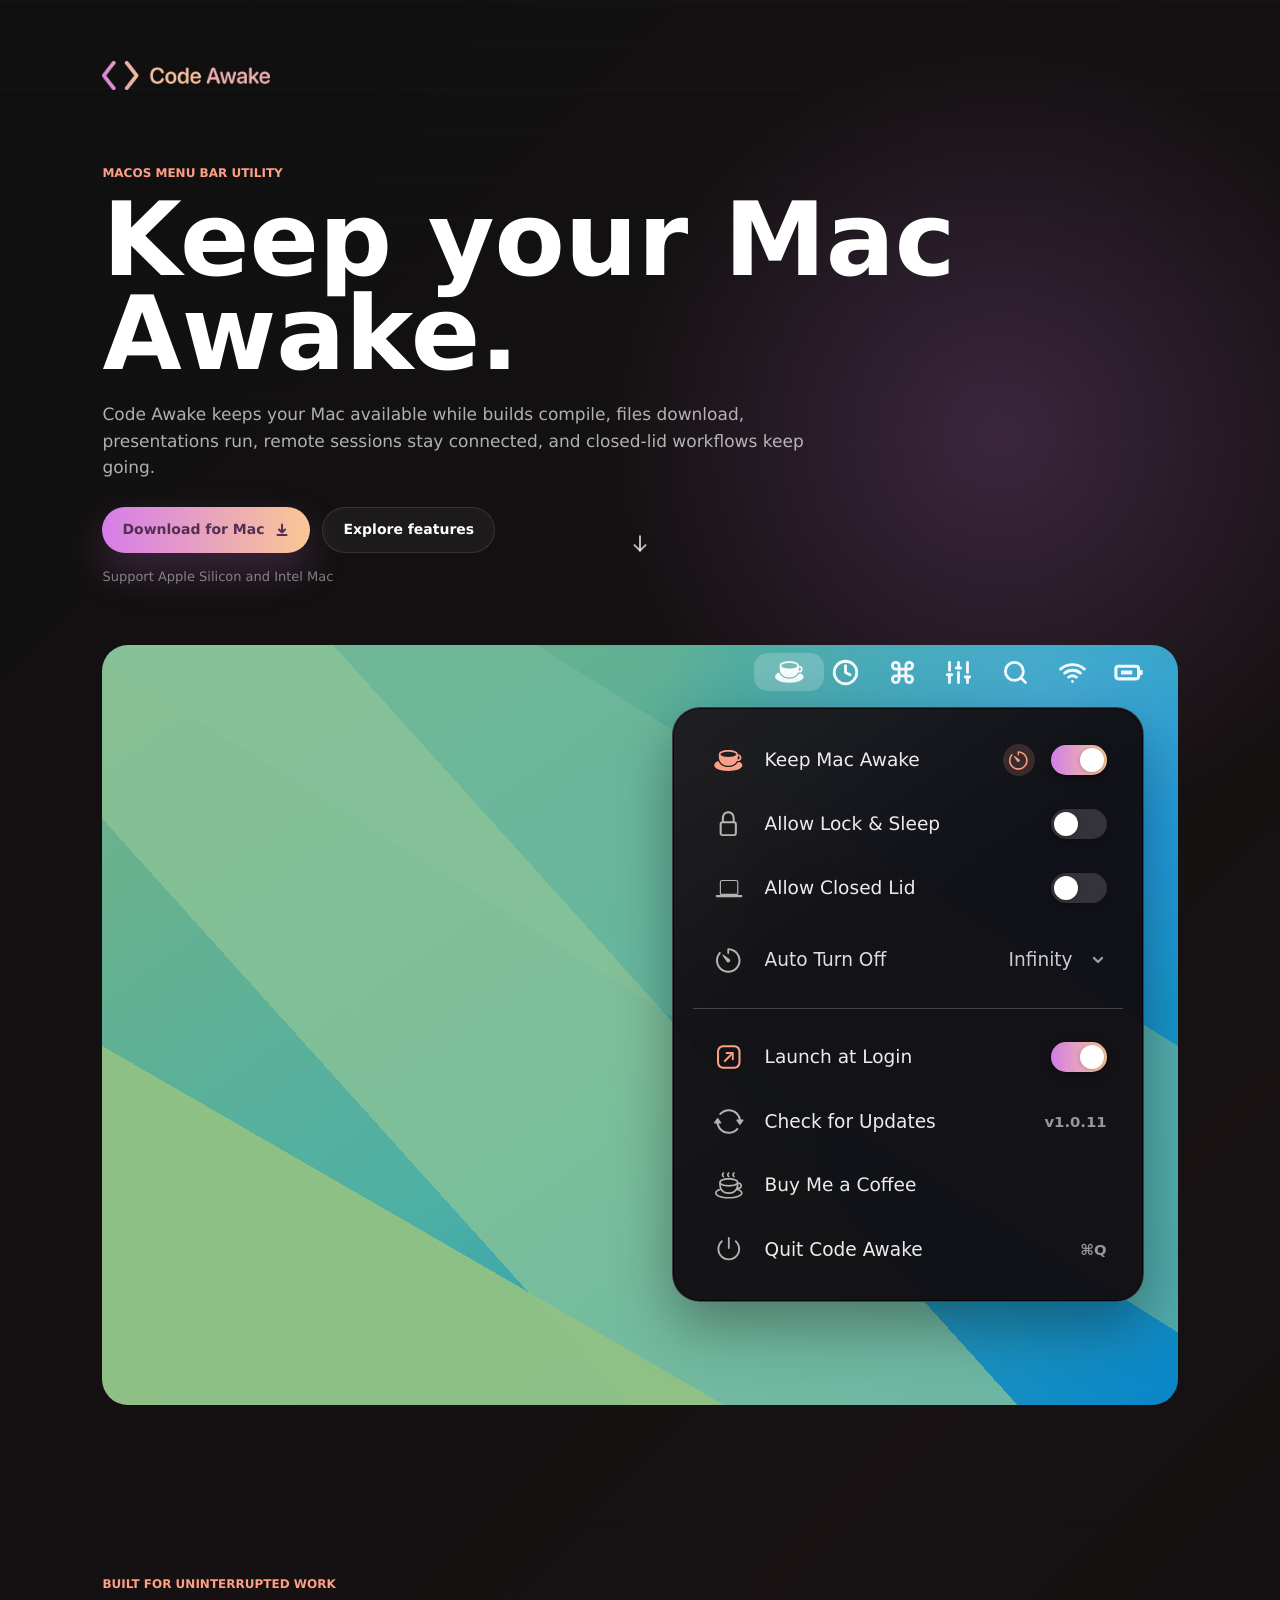
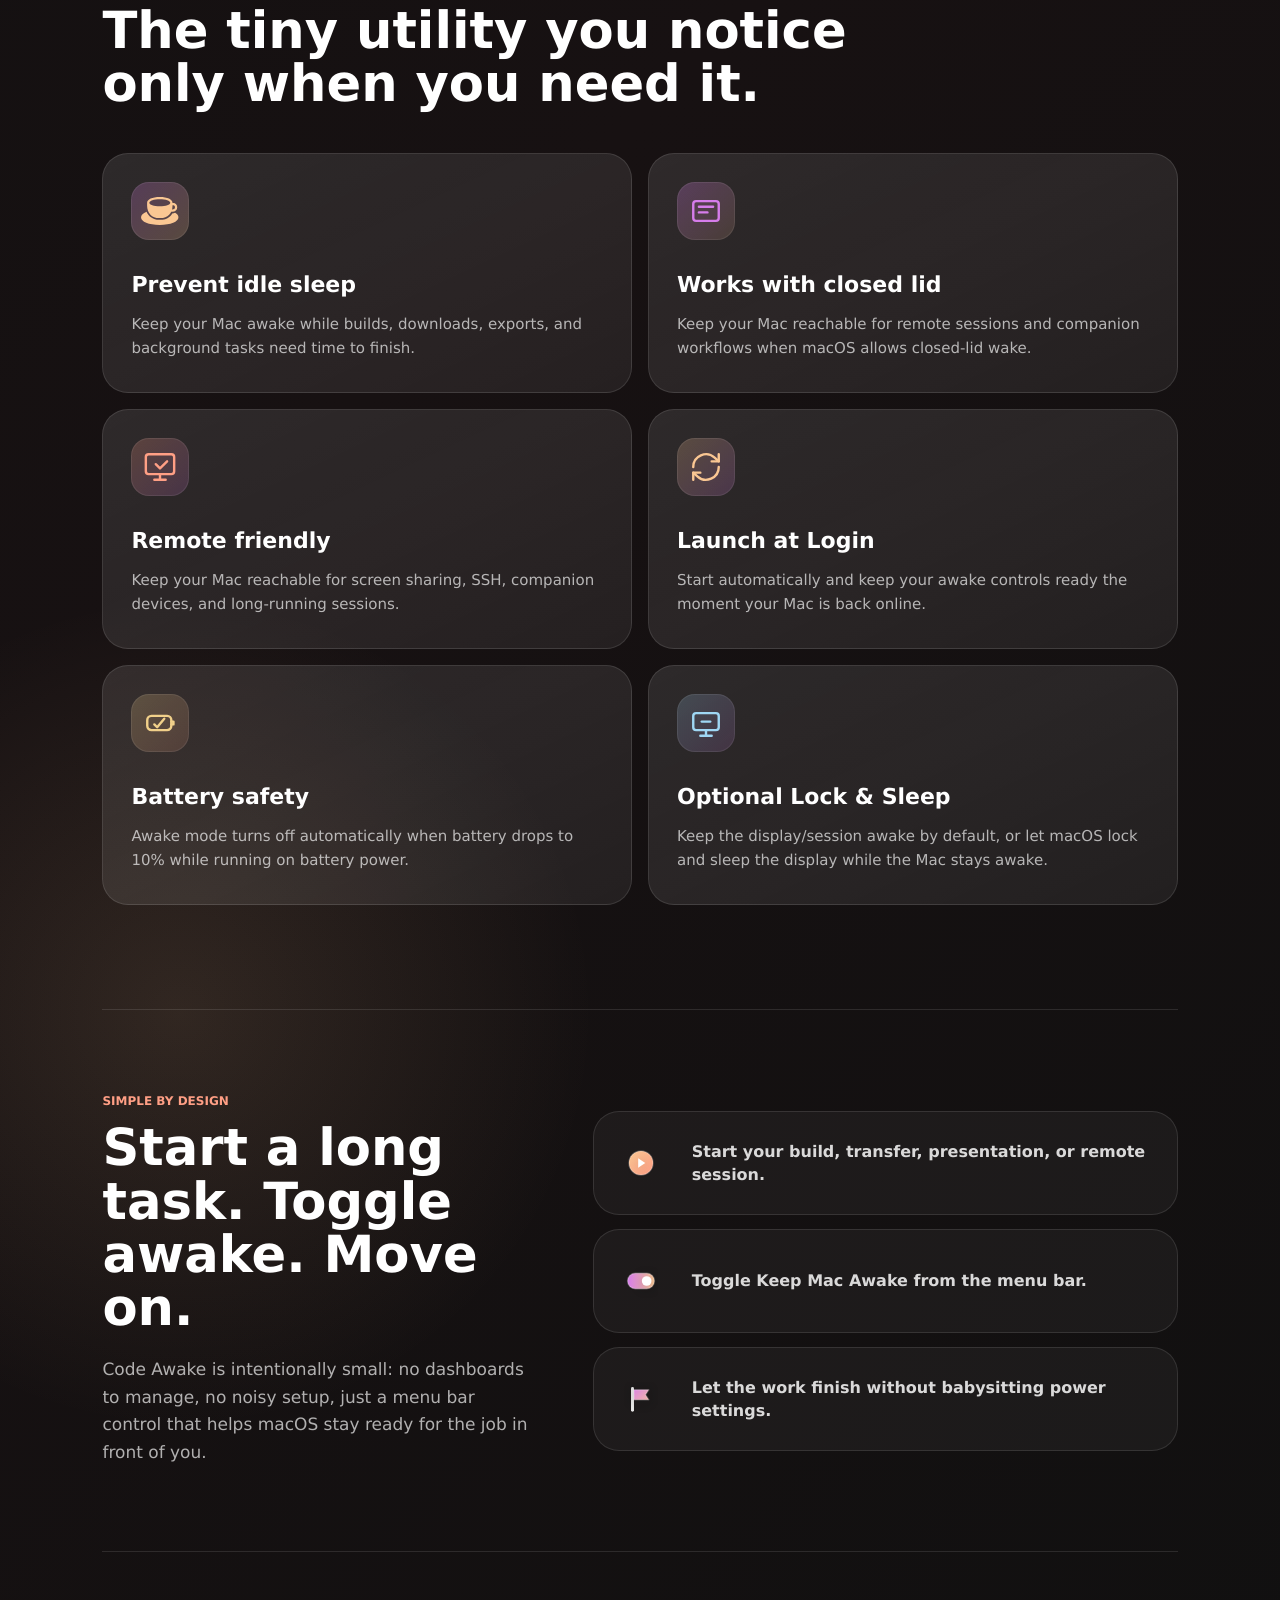
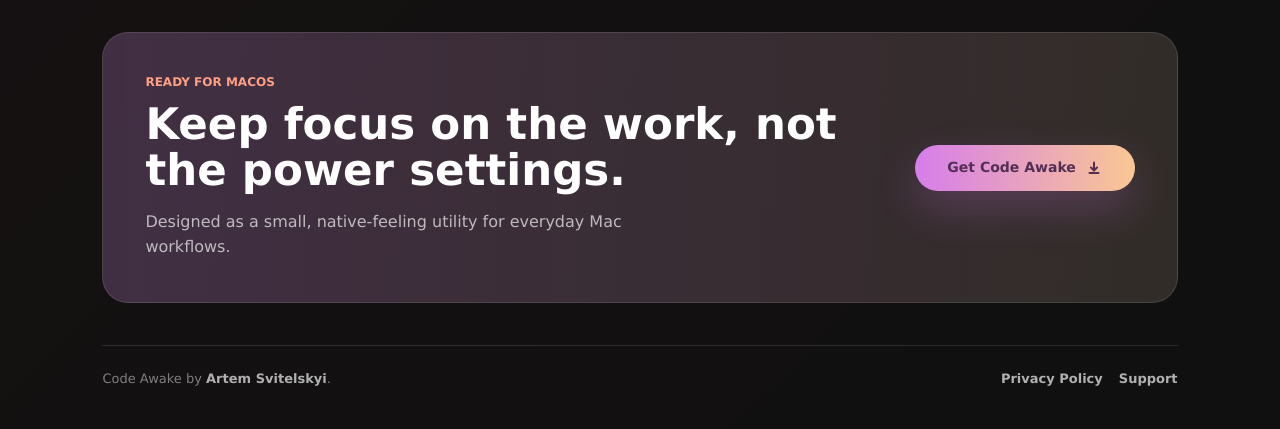
<file: landing/index.html>
<!doctype html>
<html lang="en">

<head>
  <meta charset="utf-8">
  <meta name="viewport" content="width=device-width, initial-scale=1">
  <meta name="theme-color" content="#101010">
  <meta name="robots" content="index, follow">
  <meta name="description"
    content="Code Awake is a lightweight macOS menu bar app that keeps your Mac awake for builds, downloads, presentations, remote access, and long-running tasks.">
  <meta name="keywords"
    content="Code Awake, keep Mac awake, macOS menu bar app, prevent Mac sleep, Mac awake utility, Intel Mac, Apple Silicon Mac">
  <meta name="author" content="Artsvit Studio">
  <link rel="canonical" href="https://codeawake.uk/">

  <meta property="og:type" content="website">
  <meta property="og:site_name" content="Code Awake">
  <meta property="og:url" content="https://codeawake.uk/">
  <meta property="og:title" content="Code Awake - Keep Your Mac Awake">
  <meta property="og:description"
    content="A lightweight macOS menu bar utility for uninterrupted builds, downloads, presentations, remote access, and long-running tasks.">
  <meta property="og:image" content="https://codeawake.uk/assets/og-image.png">
  <meta property="og:image:secure_url" content="https://codeawake.uk/assets/og-image.png">
  <meta property="og:image:type" content="image/png">
  <meta property="og:image:width" content="1200">
  <meta property="og:image:height" content="630">
  <meta property="og:image:alt" content="Code Awake macOS menu bar app preview">

  <meta name="twitter:card" content="summary_large_image">
  <meta name="twitter:title" content="Code Awake - Keep Your Mac Awake">
  <meta name="twitter:description"
    content="A lightweight macOS menu bar utility for uninterrupted builds, downloads, presentations, remote access, and long-running tasks.">
  <meta name="twitter:image" content="https://codeawake.uk/assets/og-image.png">
  <meta name="twitter:image:alt" content="Code Awake macOS menu bar app preview">

  <title>Code Awake - Keep Your Mac Awake</title>
  <link rel="icon" href="assets/app-icon.png">
  <link rel="apple-touch-icon" href="assets/app-icon.png">
  <link rel="stylesheet" href="styles.css">
  <script type="application/ld+json">
    {
      "@context": "https://schema.org",
      "@type": "SoftwareApplication",
      "name": "Code Awake",
      "applicationCategory": "UtilitiesApplication",
      "operatingSystem": "macOS",
      "url": "https://codeawake.uk/",
      "image": "https://codeawake.uk/assets/og-image.png",
      "description": "Code Awake is a lightweight macOS menu bar app that keeps your Mac awake for builds, downloads, presentations, remote access, and long-running tasks.",
      "offers": {
        "@type": "Offer",
        "price": "0",
        "priceCurrency": "USD"
      }
    }
  </script>
</head>

<body>
  <main id="top">
    <section class="hero" aria-labelledby="hero-title">
      <div class="hero-copy reveal">
        <a class="hero-logo" href="#top" aria-label="Code Awake home">
          <img src="assets/welcome-logo.png" alt="Code Awake">
        </a>

        <p class="eyebrow">macOS menu bar utility</p>
        <h1 id="hero-title">Keep your Mac Awake.</h1>
          <p class="hero-text">
            Code Awake keeps your Mac available while builds compile, files download,
            presentations run, remote sessions stay connected, and closed-lid workflows keep going.
          </p>

        <div class="hero-actions">
            <a class="primary-button" href="https://github.com/artemsvit/Code-Awake/releases/latest/download/Code-Awake-1.0.11.dmg" download>
              <span>Download for Mac</span>
              <svg viewBox="0 0 16 16" aria-hidden="true">
                <path d="M8 2.5v7"></path>
                <path d="m5 7.5 3 3 3-3"></path>
                <path d="M3.5 13h9"></path>
              </svg>
            </a>
          <a class="secondary-button" href="#features">Explore features</a>
        </div>

        <p class="support-label">Support Apple Silicon and Intel Mac</p>

        <a class="scroll-cue" href="#features" aria-label="Scroll to features">
          <svg viewBox="0 0 20 20" aria-hidden="true">
            <path d="M10 3v13"></path>
            <path d="m5 11 5 5 5-5"></path>
          </svg>
        </a>
      </div>

      <div class="hero-preview reveal" aria-label="Code Awake product preview">
        <div class="mac-scene">
          <div class="mac-content">
            <div class="mac-menubar" aria-label="macOS menu bar preview">
            <button class="menubar-icon active" type="button" aria-label="Toggle Code Awake menu" aria-expanded="false" aria-controls="hero-app-menu">
              <svg class="cup-icon-filled" viewBox="0 0 25.7324 18.9941" aria-hidden="true">
                <path
                  d="M12.2949 14.3164L13.1738 14.3164C18.0566 14.3164 21.3477 11.0254 21.3477 5.91797L21.3477 3.93555C21.3477 1.61133 17.8711 0.0292969 12.7344 0.0292969C7.59766 0.0292969 4.12109 1.61133 4.12109 3.93555L4.12109 5.91797C4.12109 10.8496 7.40234 14.3164 12.2949 14.3164ZM12.7344 6.31836C8.65234 6.31836 5.64453 5.2832 5.64453 3.93555C5.64453 2.59766 8.65234 1.55273 12.7344 1.55273C16.8262 1.55273 19.834 2.59766 19.834 3.93555C19.834 5.2832 16.8262 6.31836 12.7344 6.31836ZM20.293 10L21.0645 10C23.2422 10 24.5508 8.85742 24.5508 6.96289C24.5508 5.07812 23.2324 3.92578 21.0645 3.92578L20.4395 3.92578L20.4395 5.43945L21.0645 5.43945C22.3047 5.43945 23.0273 6.00586 23.0273 6.96289C23.0273 7.91016 22.3047 8.48633 21.0645 8.48633L20.293 8.48633ZM12.6855 18.9941C20.1074 18.9941 25.3711 16.8848 25.3711 13.8184C25.3711 12.627 24.5605 11.582 23.1348 10.7422C22.5488 10.9863 21.9043 11.123 21.1719 11.1426C19.6191 13.8477 16.7773 15.459 13.1738 15.459L12.2949 15.459C8.28125 15.459 5.14648 13.3301 3.75 10C1.37695 10.918 0 12.2461 0 13.8184C0 16.8848 5.27344 18.9941 12.6855 18.9941Z">
                </path>
              </svg>
              <svg class="cup-icon-outline" viewBox="0 0 25.7324 18.9551" aria-hidden="true">
                <path d="M19.1211 10.8105C22.041 11.4941 23.8574 12.6074 23.8574 13.7793C23.8574 15.6836 18.9941 17.4414 12.6855 17.4414C6.37695 17.4414 1.51367 15.6836 1.51367 13.7793C1.51367 12.6172 3.28125 11.5234 6.14258 10.8203L5.40039 9.43359C2.03125 10.3223 0 11.875 0 13.7793C0 16.8457 5.27344 18.9551 12.6855 18.9551C20.1074 18.9551 25.3711 16.8457 25.3711 13.7793C25.3711 11.8262 23.2227 10.2344 19.7168 9.36523ZM20 4.0332L20 6.07422C20 10.293 17.3047 13.1641 13.1348 13.1641L12.2266 13.1641C8.04688 13.1641 5.37109 10.3125 5.37109 6.07422L5.37109 4.0332L3.79883 4.0332L3.79883 6.07422C3.79883 11.1621 7.1875 14.7363 12.2266 14.7363L13.1348 14.7363C18.1738 14.7363 21.5723 11.1523 21.5723 6.07422L21.5723 4.0332ZM12.6855 8.05664C17.9785 8.05664 21.5723 6.42578 21.5723 4.0332C21.5723 1.63086 17.9883 0 12.6855 0C7.38281 0 3.79883 1.63086 3.79883 4.0332C3.79883 6.42578 7.39258 8.05664 12.6855 8.05664ZM12.6855 6.48438C8.47656 6.48438 5.37109 5.41992 5.37109 4.0332C5.37109 2.64648 8.47656 1.57227 12.6855 1.57227C16.8945 1.57227 20 2.64648 20 4.0332C20 5.41992 16.8945 6.48438 12.6855 6.48438ZM20.4785 10.293L21.2793 10.293C23.5254 10.293 24.873 9.11133 24.873 7.14844C24.873 5.20508 23.5156 4.01367 21.2793 4.01367L20.625 4.01367L20.625 5.58594L21.2793 5.58594C22.5488 5.58594 23.3008 6.17188 23.3008 7.14844C23.3008 8.125 22.5488 8.7207 21.2793 8.7207L20.4785 8.7207Z"></path>
              </svg>
            </button>
            <span class="menubar-icon" aria-hidden="true">
              <svg viewBox="0 0 24 24">
                <circle cx="12" cy="12" r="10"></circle>
                <path d="M12 6v6l4 2"></path>
              </svg>
            </span>
            <span class="menubar-icon" aria-hidden="true">
              <svg viewBox="0 0 24 24">
                <path d="M18 3a3 3 0 0 0-3 3v12a3 3 0 1 0 3-3H6a3 3 0 1 0 3 3V6a3 3 0 1 0-3 3h12a3 3 0 1 0 0-6"></path>
              </svg>
            </span>
            <span class="menubar-icon" aria-hidden="true">
              <svg viewBox="0 0 24 24">
                <path d="M4 21v-7"></path>
                <path d="M4 10V3"></path>
                <path d="M12 21v-9"></path>
                <path d="M12 8V3"></path>
                <path d="M20 21v-5"></path>
                <path d="M20 12V3"></path>
                <path d="M2 14h4"></path>
                <path d="M10 8h4"></path>
                <path d="M18 16h4"></path>
              </svg>
            </span>
            <span class="menubar-icon" aria-hidden="true">
              <svg viewBox="0 0 24 24">
                <circle cx="11" cy="11" r="8"></circle>
                <path d="m21 21-4.3-4.3"></path>
              </svg>
            </span>
            <span class="menubar-icon" aria-hidden="true">
              <svg viewBox="0 0 24 24">
                <path d="M5 12.55a11 11 0 0 1 14.08 0"></path>
                <path d="M1.42 9a16 16 0 0 1 21.16 0"></path>
                <path d="M8.53 16.11a6 6 0 0 1 6.95 0"></path>
                <path d="M12 20h.01"></path>
              </svg>
            </span>
            <button class="menubar-icon battery-status-button" type="button" aria-label="Toggle low battery preview" aria-pressed="false">
              <svg class="battery-icon-full" viewBox="0 0 24 24" aria-hidden="true">
                <rect x="2" y="7" width="18" height="10" rx="2"></rect>
                <path d="M22 11v2"></path>
                <path d="M6 10.5h9v3H6z" fill="currentColor" stroke="none"></path>
              </svg>
              <svg class="battery-icon-low" viewBox="0 0 24 24" aria-hidden="true">
                <rect x="2" y="7" width="18" height="10" rx="2"></rect>
                <path d="M22 11v2"></path>
                <path d="M6 10.5h2.5v3H6z" fill="currentColor" stroke="none"></path>
              </svg>
            </button>
          </div>

            <div class="app-menu-card" id="hero-app-menu" aria-label="Code Awake opened menu">
              <div class="app-menu-row app-keep-awake-row" title="Keep your Mac awake while this switch is on.">
                <span class="app-menu-symbol app-menu-state-symbol" aria-hidden="true">
                  <svg class="cup-icon-filled menu-cup-symbol" viewBox="0 0 25.7324 18.9941">
                    <path d="M12.2949 14.3164L13.1738 14.3164C18.0566 14.3164 21.3477 11.0254 21.3477 5.91797L21.3477 3.93555C21.3477 1.61133 17.8711 0.0292969 12.7344 0.0292969C7.59766 0.0292969 4.12109 1.61133 4.12109 3.93555L4.12109 5.91797C4.12109 10.8496 7.40234 14.3164 12.2949 14.3164ZM12.7344 6.31836C8.65234 6.31836 5.64453 5.2832 5.64453 3.93555C5.64453 2.59766 8.65234 1.55273 12.7344 1.55273C16.8262 1.55273 19.834 2.59766 19.834 3.93555C19.834 5.2832 16.8262 6.31836 12.7344 6.31836ZM20.293 10L21.0645 10C23.2422 10 24.5508 8.85742 24.5508 6.96289C24.5508 5.07812 23.2324 3.92578 21.0645 3.92578L20.4395 3.92578L20.4395 5.43945L21.0645 5.43945C22.3047 5.43945 23.0273 6.00586 23.0273 6.96289C23.0273 7.91016 22.3047 8.48633 21.0645 8.48633L20.293 8.48633ZM12.6855 18.9941C20.1074 18.9941 25.3711 16.8848 25.3711 13.8184C25.3711 12.627 24.5605 11.582 23.1348 10.7422C22.5488 10.9863 21.9043 11.123 21.1719 11.1426C19.6191 13.8477 16.7773 15.459 13.1738 15.459L12.2949 15.459C8.28125 15.459 5.14648 13.3301 3.75 10C1.37695 10.918 0 12.2461 0 13.8184C0 16.8848 5.27344 18.9941 12.6855 18.9941Z"></path>
                  </svg>
                  <svg class="cup-icon-outline menu-cup-symbol" viewBox="0 0 25.7324 18.9551">
                    <path d="M19.1211 10.8105C22.041 11.4941 23.8574 12.6074 23.8574 13.7793C23.8574 15.6836 18.9941 17.4414 12.6855 17.4414C6.37695 17.4414 1.51367 15.6836 1.51367 13.7793C1.51367 12.6172 3.28125 11.5234 6.14258 10.8203L5.40039 9.43359C2.03125 10.3223 0 11.875 0 13.7793C0 16.8457 5.27344 18.9551 12.6855 18.9551C20.1074 18.9551 25.3711 16.8457 25.3711 13.7793C25.3711 11.8262 23.2227 10.2344 19.7168 9.36523ZM20 4.0332L20 6.07422C20 10.293 17.3047 13.1641 13.1348 13.1641L12.2266 13.1641C8.04688 13.1641 5.37109 10.3125 5.37109 6.07422L5.37109 4.0332L3.79883 4.0332L3.79883 6.07422C3.79883 11.1621 7.1875 14.7363 12.2266 14.7363L13.1348 14.7363C18.1738 14.7363 21.5723 11.1523 21.5723 6.07422L21.5723 4.0332ZM12.6855 8.05664C17.9785 8.05664 21.5723 6.42578 21.5723 4.0332C21.5723 1.63086 17.9883 0 12.6855 0C7.38281 0 3.79883 1.63086 3.79883 4.0332C3.79883 6.42578 7.39258 8.05664 12.6855 8.05664ZM12.6855 6.48438C8.47656 6.48438 5.37109 5.41992 5.37109 4.0332C5.37109 2.64648 8.47656 1.57227 12.6855 1.57227C16.8945 1.57227 20 2.64648 20 4.0332C20 5.41992 16.8945 6.48438 12.6855 6.48438ZM20.4785 10.293L21.2793 10.293C23.5254 10.293 24.873 9.11133 24.873 7.14844C24.873 5.20508 23.5156 4.01367 21.2793 4.01367L20.625 4.01367L20.625 5.58594L21.2793 5.58594C22.5488 5.58594 23.3008 6.17188 23.3008 7.14844C23.3008 8.125 22.5488 8.7207 21.2793 8.7207L20.4785 8.7207Z"></path>
                  </svg>
                </span>
                <span>Keep Mac Awake</span>
                <button class="app-dim-setting" type="button" aria-label="Display dim timer" title="Choose when to dim the built-in display while keeping your Mac awake." aria-expanded="false" aria-controls="hero-dim-options">
                  <svg class="timer-symbol menu-timer-symbol" viewBox="0 0 20.2832 19.9316" aria-hidden="true">
                    <path d="M9.96094 19.9219C15.459 19.9219 19.9219 15.459 19.9219 9.96094C19.9219 4.46289 15.459 0 9.9707 0C9.45312 0 9.19922 0.3125 9.19922 0.820312L9.19922 3.92578C9.19922 4.3457 9.49219 4.6875 9.91211 4.6875C10.3418 4.6875 10.6348 4.3457 10.6348 3.92578L10.6348 1.69922C14.668 2.00195 18.2617 5.37109 18.2617 9.96094C18.2617 14.5508 14.5508 18.2617 9.96094 18.2617C5.37109 18.2617 1.66016 14.5508 1.66016 9.9707C1.66016 7.88086 2.42188 6.01562 3.65234 4.58008C3.94531 4.20898 3.94531 3.71094 3.62305 3.36914C3.30078 3.02734 2.75391 3.05664 2.40234 3.48633C0.908203 5.23438 0 7.49023 0 9.96094C0 15.459 4.46289 19.9219 9.96094 19.9219Z"></path>
                    <path d="M9.96094 11.5332C10.8398 11.5332 11.543 10.8301 11.543 9.96094C11.543 9.42383 11.2793 8.96484 10.8691 8.67188L5.97656 5.21484C5.49805 4.87305 5 5.37109 5.33203 5.86914L8.58398 10.7324C8.89648 11.2109 9.38477 11.5332 9.96094 11.5332Z"></path>
                  </svg>
                </button>
                <label class="app-switch">
                  <input class="app-switch-input" type="checkbox" aria-label="Keep Mac Awake" checked>
                  <span class="app-switch-track" aria-hidden="true"></span>
                </label>
                <div class="app-timer-options app-dim-options" id="hero-dim-options" hidden>
                  <p class="app-options-heading">Built-in display dim timer</p>
                  <button type="button" data-dim-minutes="0">Off</button>
                  <button type="button" data-dim-minutes="1">Dim display after 1 min</button>
                  <button type="button" data-dim-minutes="5">Dim display after 5 min</button>
                  <button type="button" data-dim-minutes="15">Dim display after 15 min</button>
                  <button type="button" data-dim-minutes="30">Dim display after 30 min</button>
                </div>
              </div>

              <div class="app-menu-warning" role="note">
                <svg viewBox="0 0 16 16" aria-hidden="true">
                  <path d="M7.05 1.67c.42-.73 1.48-.73 1.9 0l6.38 11.05c.42.73-.1 1.64-.95 1.64H1.62c-.85 0-1.37-.91-.95-1.64L7.05 1.67Z"></path>
                  <path d="M8 5.05v4.15M8 11.78v.08"></path>
                </svg>
                <span>Paused: Battery below 10%.</span>
              </div>

              <div class="app-menu-row app-lock-sleep-row" title="Allow macOS to lock the screen or sleep while Code Awake is active.">
                <span class="app-menu-symbol app-menu-state-symbol" aria-hidden="true">
                  <svg class="menu-lock-symbol" viewBox="-1 -1 15.6914 21.6582">
                    <path d="M2.19727 19.1504L11.1328 19.1504C12.5684 19.1504 13.3301 18.3691 13.3301 16.8262L13.3301 10.0977C13.3301 8.56445 12.5684 7.7832 11.1328 7.7832L2.19727 7.7832C0.761719 7.7832 0 8.56445 0 10.0977L0 16.8262C0 18.3691 0.761719 19.1504 2.19727 19.1504ZM2.24609 17.6758C1.82617 17.6758 1.58203 17.4121 1.58203 16.9336L1.58203 9.99023C1.58203 9.51172 1.82617 9.25781 2.24609 9.25781L11.084 9.25781C11.5137 9.25781 11.748 9.51172 11.748 9.99023L11.748 16.9336C11.748 17.4121 11.5137 17.6758 11.084 17.6758ZM1.70898 8.53516L3.26172 8.53516L3.26172 5.24414C3.26172 2.77344 4.83398 1.47461 6.66016 1.47461C8.48633 1.47461 10.0781 2.77344 10.0781 5.24414L10.0781 8.53516L11.6211 8.53516L11.6211 5.44922C11.6211 1.77734 9.21875 0 6.66016 0C4.11133 0 1.70898 1.77734 1.70898 5.44922Z"></path>
                  </svg>
                </span>
                <span>Allow Lock &amp; Sleep</span>
                <div class="app-lock-controls">
                  <button class="app-lock-circle app-lock-action" type="button" aria-label="Lock Screen Now" title="Lock your screen now.">
                    <svg viewBox="-1 -1 15.6914 21.6582" aria-hidden="true">
                      <path d="M2.19727 19.1504L11.1328 19.1504C12.5684 19.1504 13.3301 18.3691 13.3301 16.8262L13.3301 10.0977C13.3301 8.56445 12.5684 7.7832 11.1328 7.7832L2.19727 7.7832C0.761719 7.7832 0 8.56445 0 10.0977L0 16.8262C0 18.3691 0.761719 19.1504 2.19727 19.1504ZM2.24609 17.6758C1.82617 17.6758 1.58203 17.4121 1.58203 16.9336L1.58203 9.99023C1.58203 9.51172 1.82617 9.25781 2.24609 9.25781L11.084 9.25781C11.5137 9.25781 11.748 9.51172 11.748 9.99023L11.748 16.9336C11.748 17.4121 11.5137 17.6758 11.084 17.6758ZM1.70898 8.53516L3.26172 8.53516L3.26172 5.24414C3.26172 2.77344 4.83398 1.47461 6.66016 1.47461C8.48633 1.47461 10.0781 2.77344 10.0781 5.24414L10.0781 8.53516L11.6211 8.53516L11.6211 5.44922C11.6211 1.77734 9.21875 0 6.66016 0C4.11133 0 1.70898 1.77734 1.70898 5.44922Z"></path>
                    </svg>
                  </button>
                  <label class="app-switch">
                    <input class="app-switch-input" type="checkbox" aria-label="Allow Lock & Sleep" title="Turn Allow Lock & Sleep on or off.">
                  <span class="app-switch-track" aria-hidden="true"></span>
                  </label>
                </div>
              </div>

              <div class="app-menu-row app-closed-lid-row" title="Best effort: request that macOS keeps your Mac awake with the lid closed. An external display, power, and input device may still be required.">
                <span class="app-menu-symbol app-menu-state-symbol app-closed-lid-symbol" aria-hidden="true">
                  <span class="closed-lid-laptop-icon">
                    <span class="closed-lid-laptop-screen"></span>
                    <span class="closed-lid-laptop-lid"></span>
                    <span class="closed-lid-laptop-base"></span>
                  </span>
                </span>
                <span>Allow Closed Lid</span>
                <label class="app-switch">
                  <input class="app-switch-input" type="checkbox" aria-label="Allow Closed Lid" title="Turn best-effort Closed Lid Mode on or off.">
                  <span class="app-switch-track" aria-hidden="true"></span>
                </label>
              </div>

              <div class="app-menu-timer">
                <button class="app-menu-row app-menu-setting app-auto-timer-setting" type="button" title="Choose when Code Awake should automatically turn off." aria-expanded="false" aria-controls="hero-auto-timer-options">
                  <span class="app-menu-symbol app-menu-symbol-muted" aria-hidden="true">
                    <svg class="timer-symbol menu-timer-symbol" viewBox="0 0 20.2832 19.9316">
                      <path d="M9.96094 19.9219C15.459 19.9219 19.9219 15.459 19.9219 9.96094C19.9219 4.46289 15.459 0 9.9707 0C9.45312 0 9.19922 0.3125 9.19922 0.820312L9.19922 3.92578C9.19922 4.3457 9.49219 4.6875 9.91211 4.6875C10.3418 4.6875 10.6348 4.3457 10.6348 3.92578L10.6348 1.69922C14.668 2.00195 18.2617 5.37109 18.2617 9.96094C18.2617 14.5508 14.5508 18.2617 9.96094 18.2617C5.37109 18.2617 1.66016 14.5508 1.66016 9.9707C1.66016 7.88086 2.42188 6.01562 3.65234 4.58008C3.94531 4.20898 3.94531 3.71094 3.62305 3.36914C3.30078 3.02734 2.75391 3.05664 2.40234 3.48633C0.908203 5.23438 0 7.49023 0 9.96094C0 15.459 4.46289 19.9219 9.96094 19.9219Z"></path>
                      <path d="M9.96094 11.5332C10.8398 11.5332 11.543 10.8301 11.543 9.96094C11.543 9.42383 11.2793 8.96484 10.8691 8.67188L5.97656 5.21484C5.49805 4.87305 5 5.37109 5.33203 5.86914L8.58398 10.7324C8.89648 11.2109 9.38477 11.5332 9.96094 11.5332Z"></path>
                    </svg>
                  </span>
                  <span>Auto Turn Off</span>
                  <span class="app-menu-value">Infinity</span>
                  <span class="app-menu-chevron" aria-hidden="true">
                    <svg viewBox="0 0 16 16">
                      <path d="m4 6 4 4 4-4"></path>
                    </svg>
                  </span>
                </button>
                <div class="app-timer-options app-auto-timer-options" id="hero-auto-timer-options" hidden>
                  <button type="button" data-minutes="0">Infinity</button>
                  <button type="button" data-minutes="30">After 30 min</button>
                  <button type="button" data-minutes="60">After 1h</button>
                  <button type="button" data-minutes="120">After 2h</button>
                  <button type="button" data-minutes="180">After 3h</button>
                  <button type="button" data-minutes="240">After 4h</button>
                  <button type="button" data-minutes="360">After 6h</button>
                  <button type="button" data-minutes="480">After 8h</button>
                  <button type="button" data-minutes="720">After 12h</button>
                </div>
              </div>

              <div class="app-menu-divider"></div>

              <div class="app-menu-row">
                <span class="app-menu-symbol app-menu-state-symbol" aria-hidden="true">
                  <svg class="menu-login-symbol" viewBox="0 0 18.3691 17.998">
                    <path d="M5.3125 17.998L12.6855 17.998C14.4043 17.998 15.7422 17.5 16.6211 16.6211C17.5293 15.7227 18.0078 14.3848 18.0078 12.6758L18.0078 5.32227C18.0078 3.61328 17.5293 2.27539 16.6211 1.37695C15.7324 0.488281 14.4043 0 12.6855 0L5.3125 0C3.60352 0 2.25586 0.498047 1.37695 1.37695C0.478516 2.27539 0 3.61328 0 5.32227L0 12.6758C0 14.3848 0.46875 15.7227 1.37695 16.6211C2.26562 17.5098 3.60352 17.998 5.3125 17.998ZM5.3125 16.4258C4.10156 16.4258 3.1543 16.084 2.53906 15.4688C1.9043 14.8438 1.57227 13.9062 1.57227 12.6758L1.57227 5.32227C1.57227 4.0918 1.9043 3.1543 2.53906 2.5293C3.14453 1.92383 4.10156 1.57227 5.3125 1.57227L12.6855 1.57227C13.9062 1.57227 14.8438 1.91406 15.4688 2.5293C16.1035 3.1543 16.4355 4.0918 16.4355 5.32227L16.4355 12.6758C16.4355 13.9062 16.1035 14.8438 15.4688 15.4688C14.8535 16.0742 13.9062 16.4258 12.6855 16.4258Z"></path>
                    <path d="M10.8691 6.23047L9.07227 7.91016L5.46875 11.5137C5.33203 11.6504 5.23438 11.8457 5.23438 12.041C5.23438 12.4805 5.51758 12.7637 5.95703 12.7637C6.19141 12.7637 6.36719 12.6758 6.50391 12.5391L10.1074 8.94531L11.7773 7.14844C12.5 6.38672 11.6016 5.54688 10.8691 6.23047ZM11.3574 8.96484L11.3574 10.6543C11.3574 11.1133 11.6504 11.416 12.0801 11.416C12.5098 11.416 12.793 11.084 12.793 10.6348L12.793 6.02539C12.793 5.44922 12.4805 5.22461 11.9824 5.22461L7.34375 5.22461C6.89453 5.22461 6.5918 5.50781 6.5918 5.9375C6.5918 6.36719 6.9043 6.65039 7.36328 6.65039L9.14062 6.65039L11.6309 6.35742Z"></path>
                  </svg>
                </span>
                <span>Launch at Login</span>
                <label class="app-switch">
                  <input class="app-switch-input" type="checkbox" aria-label="Launch at Login" checked>
                  <span class="app-switch-track" aria-hidden="true"></span>
                </label>
              </div>

              <button class="app-menu-row app-menu-action app-update-action" type="button" aria-label="Check for Updates" title="Check now for a newer version of Code Awake.">
                <span class="app-menu-symbol app-menu-symbol-muted" aria-hidden="true">
                  <svg class="update-symbol menu-update-symbol" viewBox="0 0 24.1921 19.9316">
                    <path d="M23.1361 8.33984L18.6537 8.33984C17.9603 8.33984 17.7845 8.80859 18.1556 9.3457L20.3431 12.4609C20.6556 12.9102 21.1244 12.9199 21.4466 12.4609L23.6341 9.35547C24.015 8.80859 23.8294 8.33984 23.1361 8.33984ZM11.9154 1.66016C16.5052 1.66016 20.2162 5.37109 20.2162 9.96094C20.2162 10.4102 20.5873 10.7812 21.056 10.7812C21.5052 10.7812 21.8666 10.4199 21.8763 9.9707C21.8666 4.45312 17.4134 0 11.9154 0C8.98569 0 6.32944 1.26953 4.50327 3.31055C4.10288 3.75 4.2396 4.32617 4.61069 4.58008C4.92319 4.81445 5.34311 4.83398 5.75327 4.39453C7.27671 2.70508 9.47397 1.66016 11.9154 1.66016ZM0.694677 11.582L5.1771 11.582C5.87046 11.582 6.04624 11.1035 5.67515 10.5762L3.48765 7.45117C3.17515 7.01172 2.7064 7.00195 2.38413 7.45117L0.19663 10.5664C-0.184229 11.1035-0.00844799 11.582 0.694677 11.582ZM11.9154 18.2617C7.32554 18.2617 3.6146 14.5508 3.6146 9.96094C3.6146 9.51172 3.23374 9.13086 2.77476 9.13086C2.32554 9.13086 1.96421 9.50195 1.95444 9.95117C1.96421 15.4688 6.41733 19.9219 11.9154 19.9219C14.8451 19.9219 17.5013 18.6523 19.3275 16.6113C19.7279 16.1621 19.5912 15.5957 19.2201 15.332C18.9076 15.1074 18.4876 15.0879 18.0775 15.5176C16.5541 17.207 14.3568 18.2617 11.9154 18.2617Z"></path>
                  </svg>
                </span>
                <span>Check for Updates</span>
                <span class="app-menu-version">v<span data-current-version>1.0.11</span></span>
              </button>

              <a class="app-menu-row app-menu-action paypal-action" href="https://www.paypal.com/donate/?hosted_button_id=FF9ZWWCQR6X2W" target="_blank" rel="noopener noreferrer" aria-label="Donate with PayPal" title="Help keep Code Awake free and thoughtfully maintained.">
                <span class="app-menu-symbol app-menu-symbol-muted" aria-hidden="true">
                  <svg class="cup-heat-symbol menu-coffee-symbol" viewBox="0 0 25.7324 24.9551">
                    <path d="M19.1211 16.8105C22.041 17.4941 23.8574 18.6074 23.8574 19.7793C23.8574 21.6836 18.9941 23.4414 12.6855 23.4414C6.37695 23.4414 1.51367 21.6836 1.51367 19.7793C1.51367 18.6172 3.28125 17.5234 6.14258 16.8203L5.40039 15.4336C2.03125 16.3223 0 17.875 0 19.7793C0 22.8457 5.27344 24.9551 12.6855 24.9551C20.1074 24.9551 25.3711 22.8457 25.3711 19.7793C25.3711 17.8262 23.2227 16.2344 19.7168 15.3652ZM20 10.0332L20 12.0742C20 16.293 17.3047 19.1641 13.1348 19.1641L12.2266 19.1641C8.04688 19.1641 5.37109 16.3125 5.37109 12.0742L5.37109 10.0332L3.79883 10.0332L3.79883 12.0742C3.79883 17.1621 7.1875 20.7363 12.2266 20.7363L13.1348 20.7363C18.1738 20.7363 21.5723 17.1523 21.5723 12.0742L21.5723 10.0332ZM12.6855 14.0566C17.9785 14.0566 21.5723 12.4258 21.5723 10.0332C21.5723 7.63086 17.9883 6 12.6855 6C7.38281 6 3.79883 7.63086 3.79883 10.0332C3.79883 12.4258 7.39258 14.0566 12.6855 14.0566ZM12.6855 12.4844C8.47656 12.4844 5.37109 11.4199 5.37109 10.0332C5.37109 8.64648 8.47656 7.57227 12.6855 7.57227C16.8945 7.57227 20 8.64648 20 10.0332C20 11.4199 16.8945 12.4844 12.6855 12.4844ZM20.4785 16.293L21.2793 16.293C23.5254 16.293 24.873 15.1113 24.873 13.1484C24.873 11.2051 23.5156 10.0137 21.2793 10.0137L20.625 10.0137L20.625 11.5859L21.2793 11.5859C22.5488 11.5859 23.3008 12.1719 23.3008 13.1484C23.3008 14.125 22.5488 14.7207 21.2793 14.7207L20.4785 14.7207Z"></path>
                    <path d="M8.25 4.15C7.55 3.45 7.55 2.55 8.25 1.85C8.7 1.4 8.45 0.75 7.86 0.75C7.58 0.75 7.36 0.86 7.12 1.1C5.84 2.38 5.84 3.96 7.12 5.24C7.36 5.48 7.58 5.59 7.86 5.59C8.45 5.59 8.7 4.94 8.25 4.49Z"></path>
                    <path d="M13.1 4.15C12.4 3.45 12.4 2.55 13.1 1.85C13.55 1.4 13.3 0.75 12.71 0.75C12.43 0.75 12.21 0.86 11.97 1.1C10.69 2.38 10.69 3.96 11.97 5.24C12.21 5.48 12.43 5.59 12.71 5.59C13.3 5.59 13.55 4.94 13.1 4.49Z"></path>
                    <path d="M17.95 4.15C17.25 3.45 17.25 2.55 17.95 1.85C18.4 1.4 18.15 0.75 17.56 0.75C17.28 0.75 17.06 0.86 16.82 1.1C15.54 2.38 15.54 3.96 16.82 5.24C17.06 5.48 17.28 5.59 17.56 5.59C18.15 5.59 18.4 4.94 17.95 4.49Z"></path>
                  </svg>
                </span>
                <span class="paypal-label paypal-label-default">Buy Me a Coffee</span>
                <span class="paypal-label paypal-label-hover" aria-hidden="true">Donate with PayPal</span>
              </a>

              <button class="app-menu-row app-menu-action app-quit-action" type="button" aria-label="Quit Code Awake" title="Quit Code Awake and stop keeping your Mac awake.">
                <span class="app-menu-symbol app-menu-symbol-muted" aria-hidden="true">
                  <svg class="menu-quit-symbol" viewBox="0 0 20.2832 21.0645">
                    <path d="M9.96094 20.4883C15.459 20.4883 19.9219 16.0254 19.9219 10.5273C19.9219 7.44141 18.5742 4.91211 16.6895 3.20312C15.8301 2.41211 14.7168 3.60352 15.5762 4.4043C17.2363 5.92773 18.2617 8.0957 18.2617 10.5273C18.2617 15.1172 14.5508 18.8281 9.96094 18.8281C5.37109 18.8281 1.66016 15.1172 1.66016 10.5273C1.66016 8.07617 2.69531 5.91797 4.3457 4.39453C5.21484 3.58398 4.11133 2.44141 3.24219 3.21289C1.33789 4.88281 0 7.5293 0 10.5273C0 16.0254 4.46289 20.4883 9.96094 20.4883ZM9.96094 10.4297C10.4297 10.4297 10.752 10.0879 10.752 9.59961L10.752 0.830078C10.752 0.332031 10.4297 0 9.96094 0C9.49219 0 9.17969 0.332031 9.17969 0.830078L9.17969 9.59961C9.17969 10.0879 9.49219 10.4297 9.96094 10.4297Z"></path>
                  </svg>
                </span>
                <span>Quit Code Awake</span>
                <span class="app-menu-version">⌘Q</span>
              </button>
            </div>
          </div>
        </div>
      </div>

    </section>

    <section class="section" id="features" aria-labelledby="features-title">
      <div class="section-heading reveal">
        <p class="eyebrow">Built for uninterrupted work</p>
        <h2 id="features-title">The tiny utility you notice only when you need it.</h2>
      </div>

      <div class="features-grid">
        <article class="feature-card reveal">
          <span class="feature-icon" aria-hidden="true">
            <svg viewBox="0 0 25.7324 18.9941">
              <path
                d="M12.2949 14.3164L13.1738 14.3164C18.0566 14.3164 21.3477 11.0254 21.3477 5.91797L21.3477 3.93555C21.3477 1.61133 17.8711 0.0292969 12.7344 0.0292969C7.59766 0.0292969 4.12109 1.61133 4.12109 3.93555L4.12109 5.91797C4.12109 10.8496 7.40234 14.3164 12.2949 14.3164ZM12.7344 6.31836C8.65234 6.31836 5.64453 5.2832 5.64453 3.93555C5.64453 2.59766 8.65234 1.55273 12.7344 1.55273C16.8262 1.55273 19.834 2.59766 19.834 3.93555C19.834 5.2832 16.8262 6.31836 12.7344 6.31836ZM20.293 10L21.0645 10C23.2422 10 24.5508 8.85742 24.5508 6.96289C24.5508 5.07812 23.2324 3.92578 21.0645 3.92578L20.4395 3.92578L20.4395 5.43945L21.0645 5.43945C22.3047 5.43945 23.0273 6.00586 23.0273 6.96289C23.0273 7.91016 22.3047 8.48633 21.0645 8.48633L20.293 8.48633ZM12.6855 18.9941C20.1074 18.9941 25.3711 16.8848 25.3711 13.8184C25.3711 12.627 24.5605 11.582 23.1348 10.7422C22.5488 10.9863 21.9043 11.123 21.1719 11.1426C19.6191 13.8477 16.7773 15.459 13.1738 15.459L12.2949 15.459C8.28125 15.459 5.14648 13.3301 3.75 10C1.37695 10.918 0 12.2461 0 13.8184C0 16.8848 5.27344 18.9941 12.6855 18.9941Z">
              </path>
            </svg>
          </span>
          <h3>Prevent idle sleep</h3>
          <p>Keep your Mac awake while builds, downloads, exports, and background tasks need time to finish.</p>
        </article>

        <article class="feature-card reveal">
          <span class="feature-icon" aria-hidden="true">
            <svg viewBox="0 0 24 24">
              <rect width="18" height="14" x="3" y="5" rx="2"></rect>
              <path d="M7 9h10"></path>
              <path d="M7 13h6"></path>
            </svg>
          </span>
            <h3>Works with closed lid</h3>
            <p>Keep your Mac reachable for remote sessions and companion workflows when macOS allows closed-lid wake.</p>
        </article>

        <article class="feature-card reveal">
          <span class="feature-icon" aria-hidden="true">
            <svg viewBox="0 0 24 24">
              <rect width="20" height="14" x="2" y="3" rx="2"></rect>
              <path d="M8 21h8"></path>
              <path d="M12 17v4"></path>
              <path d="m17 8-5 5-3-3"></path>
            </svg>
          </span>
          <h3>Remote friendly</h3>
          <p>Keep your Mac reachable for screen sharing, SSH, companion devices, and long-running sessions.</p>
        </article>

        <article class="feature-card reveal">
          <span class="feature-icon" aria-hidden="true">
            <svg viewBox="0 0 24 24">
              <path d="M3 12a9 9 0 0 1 15.1-6.6L21 8"></path>
              <path d="M21 3v5h-5"></path>
              <path d="M21 12a9 9 0 0 1-15.1 6.6L3 16"></path>
              <path d="M3 21v-5h5"></path>
            </svg>
          </span>
          <h3>Launch at Login</h3>
          <p>Start automatically and keep your awake controls ready the moment your Mac is back online.</p>
        </article>

        <article class="feature-card reveal">
          <span class="feature-icon" aria-hidden="true">
            <svg viewBox="0 0 24 24">
              <path d="M6 7h11a3 3 0 0 1 3 3v4a3 3 0 0 1-3 3H6a3 3 0 0 1-3-3v-4a3 3 0 0 1 3-3Z"></path>
              <path d="M20 11h1.5v2H20"></path>
              <path d="m8 13 2 2 5-6"></path>
            </svg>
          </span>
          <h3>Battery safety</h3>
          <p>Awake mode turns off automatically when battery drops to 10% while running on battery power.</p>
        </article>

        <article class="feature-card reveal">
          <span class="feature-icon" aria-hidden="true">
            <svg viewBox="0 0 24 24">
              <rect width="18" height="12" x="3" y="5" rx="2"></rect>
              <path d="M8 21h8"></path>
              <path d="M12 17v4"></path>
              <path d="M9 11h6"></path>
            </svg>
          </span>
          <h3>Optional Lock &amp; Sleep</h3>
          <p>Keep the display/session awake by default, or let macOS lock and sleep the display while the Mac stays awake.</p>
        </article>

      </div>
    </section>

    <section class="workflow" id="workflow" aria-labelledby="workflow-title">
      <div class="workflow-copy reveal">
        <p class="eyebrow">Simple by design</p>
        <h2 id="workflow-title">Start a long task. Toggle awake. Move on.</h2>
        <p>
          Code Awake is intentionally small: no dashboards to manage, no noisy setup,
          just a menu bar control that helps macOS stay ready for the job in front of you.
        </p>
      </div>

      <ol class="steps-list">
        <li class="reveal">
          <span class="step-icon" aria-hidden="true">
            <svg class="step-start-symbol" viewBox="0 0 24 24">
              <defs>
                <linearGradient id="start-step-gradient" x1="4" y1="4" x2="20" y2="20" gradientUnits="userSpaceOnUse">
                  <stop stop-color="#fac793"></stop>
                  <stop offset="1" stop-color="#ff9f85"></stop>
                </linearGradient>
              </defs>
              <circle class="start-disc" cx="12" cy="12" r="8.5"></circle>
              <path class="start-play" d="M10 8.7v6.6l5-3.3-5-3.3Z"></path>
            </svg>
          </span>
          Start your build, transfer, presentation, or remote session.
        </li>
        <li class="reveal">
          <span class="step-icon" aria-hidden="true">
            <svg class="step-toggle-symbol" viewBox="0 0 24 24">
              <defs>
                <linearGradient id="toggle-step-gradient" x1="2.5" y1="12" x2="21.5" y2="12" gradientUnits="userSpaceOnUse">
                  <stop stop-color="#d67deb"></stop>
                  <stop offset="1" stop-color="#fac793"></stop>
                </linearGradient>
              </defs>
              <rect class="toggle-track" x="2.5" y="6.5" width="19" height="11" rx="5.5"></rect>
              <circle class="toggle-knob" cx="16" cy="12" r="3.4"></circle>
            </svg>
          </span>
          Toggle Keep Mac Awake from the menu bar.
        </li>
        <li class="reveal">
          <span class="step-icon" aria-hidden="true">
            <svg class="step-finish-symbol" viewBox="0 0 24 24">
              <defs>
                <linearGradient id="finish-step-gradient" x1="5" y1="4" x2="19" y2="18" gradientUnits="userSpaceOnUse">
                  <stop stop-color="#d67deb"></stop>
                  <stop offset="1" stop-color="#fac793"></stop>
                </linearGradient>
              </defs>
              <path class="finish-pole" d="M6 20V4.5"></path>
              <path class="finish-flag" d="M7 5.5h10.5l-2.3 3.5 2.3 3.5H7Z"></path>
            </svg>
          </span>
          Let the work finish without babysitting power settings.
        </li>
      </ol>
    </section>

    <section class="download-band reveal" id="download" aria-labelledby="download-title">
      <div>
        <p class="eyebrow">Ready for macOS</p>
        <h2 id="download-title">Keep focus on the work, not the power settings.</h2>
        <p>Designed as a small, native-feeling utility for everyday Mac workflows.</p>
      </div>
      <a class="primary-button" href="https://github.com/artemsvit/Code-Awake/releases/latest/download/Code-Awake-1.0.11.dmg" download data-download-link>
        <span>Get Code Awake</span>
        <svg viewBox="0 0 16 16" aria-hidden="true">
          <path d="M8 2.5v7"></path>
          <path d="m5 7.5 3 3 3-3"></path>
          <path d="M3.5 13h9"></path>
        </svg>
      </a>
    </section>

    <footer class="site-footer">
      <p>Code Awake by <a href="https://artsvit.com">Artem Svitelskyi</a>.</p>
      <nav aria-label="Footer">
        <a href="privacy.html">Privacy Policy</a>
        <a href="support.html">Support</a>
      </nav>
    </footer>
  </main>

  <div class="screen-saver-overlay" id="screen-saver-overlay" role="button" tabindex="0"
    aria-label="Return to Code Awake landing page" aria-hidden="true">
    <div class="screen-saver-field" aria-hidden="true">
      <span class="screen-saver-band screen-saver-band-one"></span>
      <span class="screen-saver-band screen-saver-band-two"></span>
      <span class="screen-saver-band screen-saver-band-three"></span>
    </div>
    <div class="screen-saver-lock-wrap" aria-hidden="true">
      <div class="screen-saver-lock">
        <svg viewBox="-1 -1 15.6914 21.6582">
          <path d="M2.19727 19.1504L11.1328 19.1504C12.5684 19.1504 13.3301 18.3691 13.3301 16.8262L13.3301 10.0977C13.3301 8.56445 12.5684 7.7832 11.1328 7.7832L2.19727 7.7832C0.761719 7.7832 0 8.56445 0 10.0977L0 16.8262C0 18.3691 0.761719 19.1504 2.19727 19.1504ZM2.24609 17.6758C1.82617 17.6758 1.58203 17.4121 1.58203 16.9336L1.58203 9.99023C1.58203 9.51172 1.82617 9.25781 2.24609 9.25781L11.084 9.25781C11.5137 9.25781 11.748 9.51172 11.748 9.99023L11.748 16.9336C11.748 17.4121 11.5137 17.6758 11.084 17.6758ZM1.70898 8.53516L3.26172 8.53516L3.26172 5.24414C3.26172 2.77344 4.83398 1.47461 6.66016 1.47461C8.48633 1.47461 10.0781 2.77344 10.0781 5.24414L10.0781 8.53516L11.6211 8.53516L11.6211 5.44922C11.6211 1.77734 9.21875 0 6.66016 0C4.11133 0 1.70898 1.77734 1.70898 5.44922Z"></path>
        </svg>
      </div>
      <span class="screen-saver-unlock-text">Unlock</span>
    </div>
  </div>

  <div class="update-dialog-overlay" id="update-dialog-overlay" aria-hidden="true">
    <div class="update-dialog" role="dialog" aria-modal="true" aria-labelledby="update-dialog-title"
      aria-describedby="update-dialog-copy" tabindex="-1">
      <img class="update-dialog-icon" src="assets/app-icon.png" alt="">
      <h2 id="update-dialog-title">You’re up to date!</h2>
      <p id="update-dialog-copy">Code Awake <span data-current-version>1.0.11</span> is currently the newest version available.</p>
      <button class="update-dialog-button" type="button">OK</button>
    </div>
  </div>

  <script src="script.js"></script>
</body>

</html>
</file>
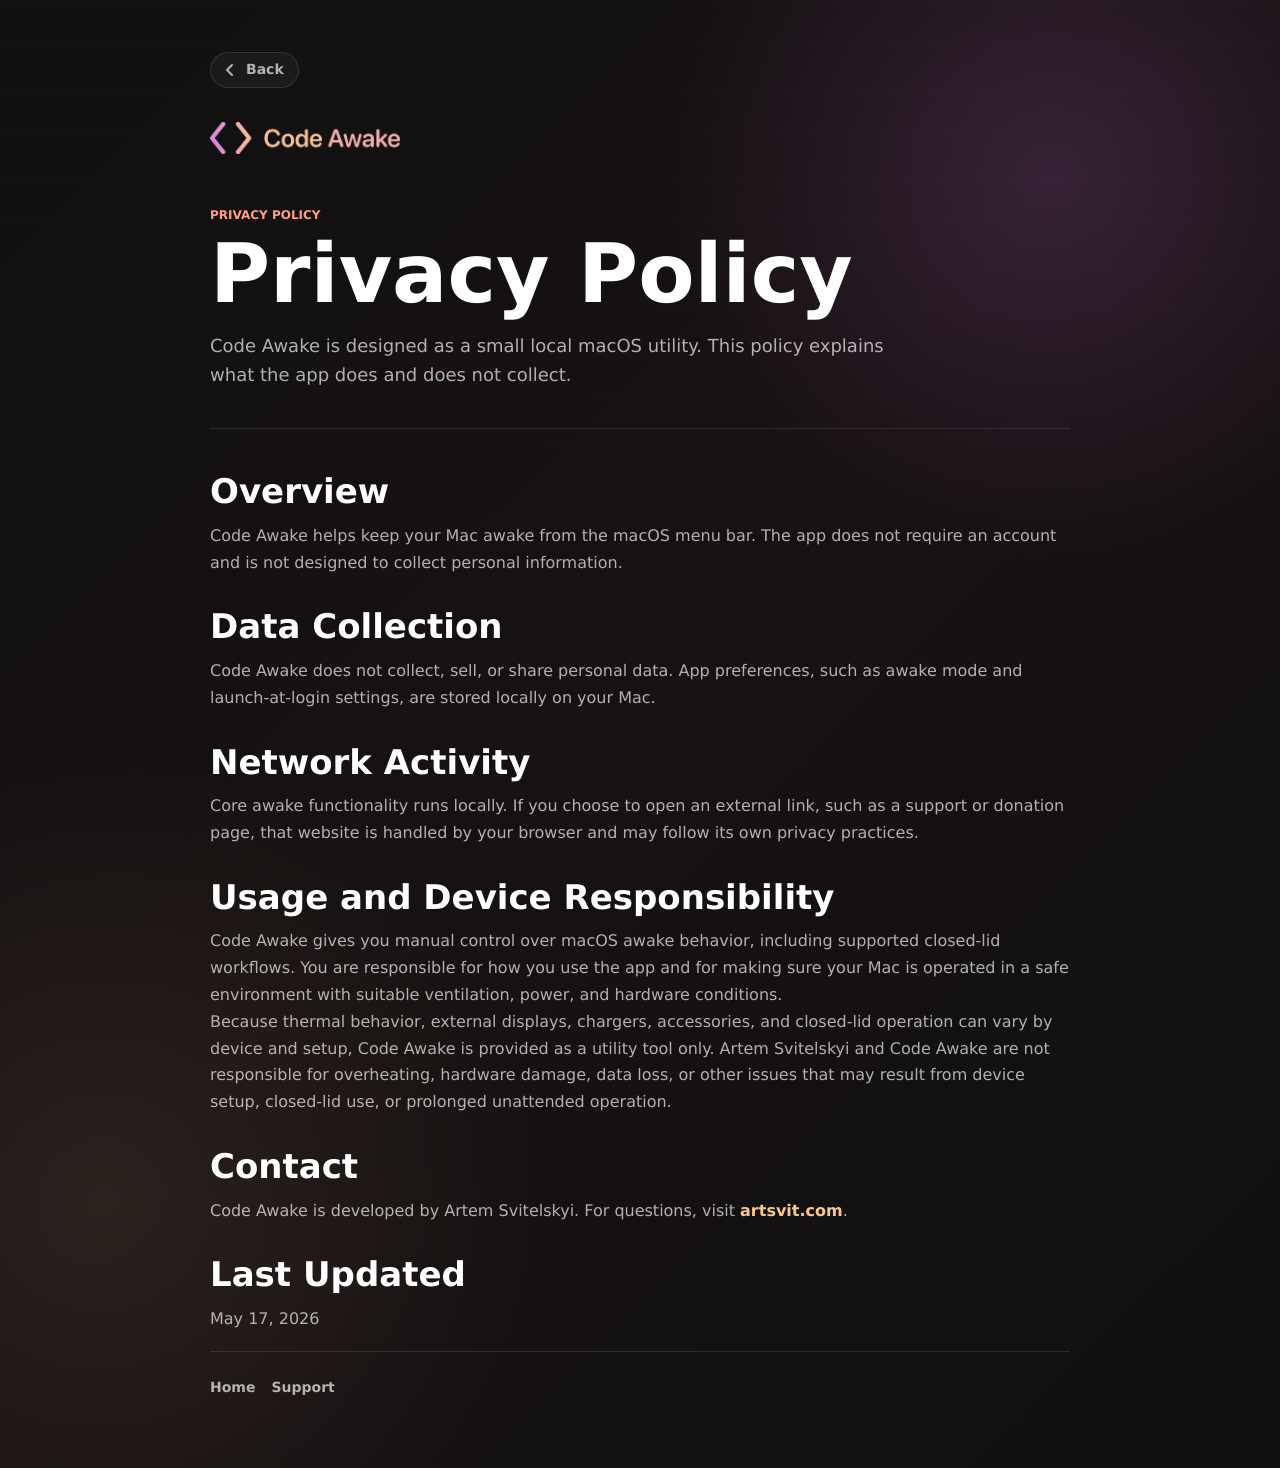
<file: landing/privacy.html>
<!doctype html>
<html lang="en">

<head>
  <meta charset="utf-8">
  <meta name="viewport" content="width=device-width, initial-scale=1">
  <meta name="theme-color" content="#101010">
  <meta name="robots" content="index, follow">
  <meta name="description" content="Privacy Policy for Code Awake, a macOS menu bar utility by Artem Svitelskyi.">
  <link rel="canonical" href="https://codeawake.uk/privacy.html">
  <title>Privacy Policy - Code Awake</title>
  <link rel="icon" href="assets/app-icon.png">
  <link rel="apple-touch-icon" href="assets/app-icon.png">
  <link rel="stylesheet" href="styles.css">
</head>

<body class="simple-body">
  <main class="simple-page">
    <header class="simple-page-header">
      <a class="back-link" href="index.html">
        <svg viewBox="0 0 16 16" aria-hidden="true">
          <path d="M10 3 5 8l5 5"></path>
        </svg>
        Back
      </a>
      <a class="simple-page-logo" href="index.html" aria-label="Code Awake home">
        <img src="assets/welcome-logo.png" alt="Code Awake">
      </a>
      <p class="eyebrow">Privacy Policy</p>
      <h1>Privacy Policy</h1>
      <p class="simple-page-intro">Code Awake is designed as a small local macOS utility. This policy explains what the app does and does not collect.</p>
    </header>

    <div class="policy-content">
      <section>
        <h2>Overview</h2>
        <p>Code Awake helps keep your Mac awake from the macOS menu bar. The app does not require an account and is not designed to collect personal information.</p>
      </section>

      <section>
        <h2>Data Collection</h2>
        <p>Code Awake does not collect, sell, or share personal data. App preferences, such as awake mode and launch-at-login settings, are stored locally on your Mac.</p>
      </section>

      <section>
        <h2>Network Activity</h2>
        <p>Core awake functionality runs locally. If you choose to open an external link, such as a support or donation page, that website is handled by your browser and may follow its own privacy practices.</p>
      </section>

      <section>
        <h2>Usage and Device Responsibility</h2>
        <p>Code Awake gives you manual control over macOS awake behavior, including supported closed-lid workflows. You are responsible for how you use the app and for making sure your Mac is operated in a safe environment with suitable ventilation, power, and hardware conditions.</p>
        <p>Because thermal behavior, external displays, chargers, accessories, and closed-lid operation can vary by device and setup, Code Awake is provided as a utility tool only. Artem Svitelskyi and Code Awake are not responsible for overheating, hardware damage, data loss, or other issues that may result from device setup, closed-lid use, or prolonged unattended operation.</p>
      </section>

      <section>
        <h2>Contact</h2>
        <p>Code Awake is developed by Artem Svitelskyi. For questions, visit <a class="simple-link" href="https://artsvit.com">artsvit.com</a>.</p>
      </section>

      <section>
        <h2>Last Updated</h2>
        <p>May 17, 2026</p>
      </section>
    </div>

    <footer class="simple-page-footer">
      <a href="index.html">Home</a>
      <a href="support.html">Support</a>
    </footer>
  </main>
</body>

</html>
</file>
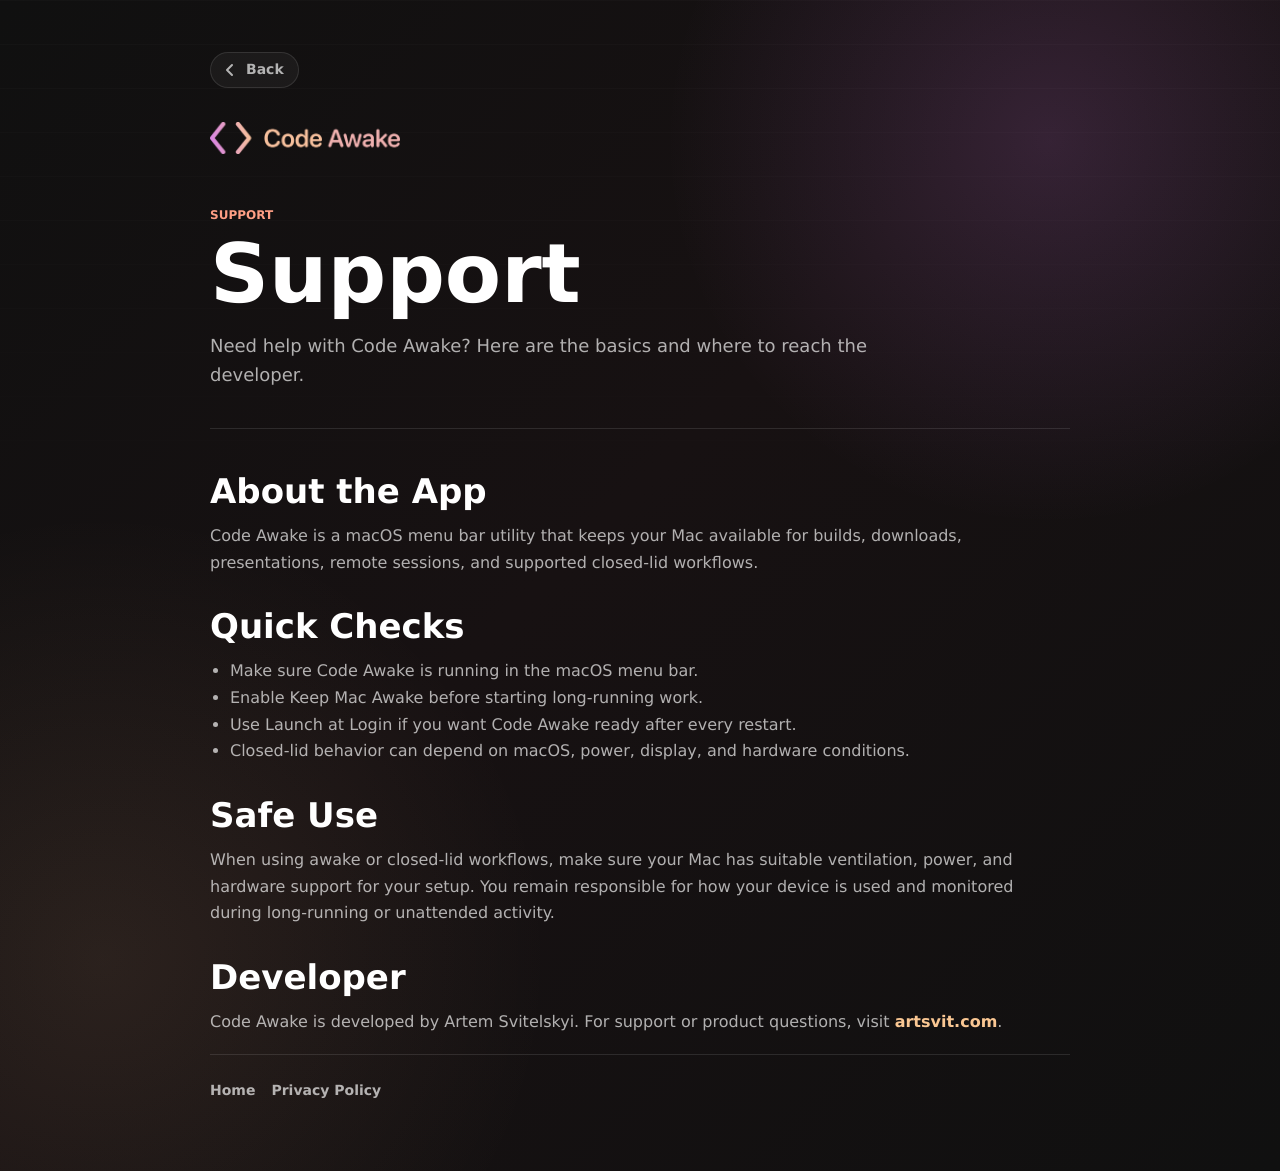
<file: landing/support.html>
<!doctype html>
<html lang="en">

<head>
  <meta charset="utf-8">
  <meta name="viewport" content="width=device-width, initial-scale=1">
  <meta name="theme-color" content="#101010">
  <meta name="robots" content="index, follow">
  <meta name="description" content="Support page for Code Awake, a macOS menu bar utility by Artem Svitelskyi.">
  <link rel="canonical" href="https://codeawake.uk/support.html">
  <title>Support - Code Awake</title>
  <link rel="icon" href="assets/app-icon.png">
  <link rel="apple-touch-icon" href="assets/app-icon.png">
  <link rel="stylesheet" href="styles.css">
</head>

<body class="simple-body">
  <main class="simple-page">
    <header class="simple-page-header">
      <a class="back-link" href="index.html">
        <svg viewBox="0 0 16 16" aria-hidden="true">
          <path d="M10 3 5 8l5 5"></path>
        </svg>
        Back
      </a>
      <a class="simple-page-logo" href="index.html" aria-label="Code Awake home">
        <img src="assets/welcome-logo.png" alt="Code Awake">
      </a>
      <p class="eyebrow">Support</p>
      <h1>Support</h1>
      <p class="simple-page-intro">Need help with Code Awake? Here are the basics and where to reach the developer.</p>
    </header>

    <div class="policy-content">
      <section>
        <h2>About the App</h2>
        <p>Code Awake is a macOS menu bar utility that keeps your Mac available for builds, downloads, presentations, remote sessions, and supported closed-lid workflows.</p>
      </section>

      <section>
        <h2>Quick Checks</h2>
        <ul>
          <li>Make sure Code Awake is running in the macOS menu bar.</li>
          <li>Enable Keep Mac Awake before starting long-running work.</li>
          <li>Use Launch at Login if you want Code Awake ready after every restart.</li>
          <li>Closed-lid behavior can depend on macOS, power, display, and hardware conditions.</li>
        </ul>
      </section>

      <section>
        <h2>Safe Use</h2>
        <p>When using awake or closed-lid workflows, make sure your Mac has suitable ventilation, power, and hardware support for your setup. You remain responsible for how your device is used and monitored during long-running or unattended activity.</p>
      </section>

      <section>
        <h2>Developer</h2>
        <p>Code Awake is developed by Artem Svitelskyi. For support or product questions, visit <a class="simple-link" href="https://artsvit.com">artsvit.com</a>.</p>
      </section>
    </div>

    <footer class="simple-page-footer">
      <a href="index.html">Home</a>
      <a href="privacy.html">Privacy Policy</a>
    </footer>
  </main>
</body>

</html>
</file>
<file: landing/styles.css>
:root {
  color-scheme: dark;
  --page: #101010;
  --panel: #171717;
  --panel-warm: #211821;
  --surface: rgba(255, 255, 255, 0.06);
  --surface-strong: rgba(255, 255, 255, 0.11);
  --text: #fff;
  --muted: rgba(255, 255, 255, 0.67);
  --soft: rgba(255, 255, 255, 0.46);
  --line: rgba(255, 255, 255, 0.11);
  --pink: #d67deb;
  --peach: #fac793;
  --coral: #ff9f85;
  --green: #7be7bf;
  --shadow: rgba(0, 0, 0, 0.42);
  font-family: Inter, ui-sans-serif, system-ui, -apple-system, BlinkMacSystemFont, "Segoe UI", sans-serif;
}

* {
  box-sizing: border-box;
}

html {
  scroll-behavior: smooth;
}

body {
  min-width: 320px;
  margin: 0;
  background:
    radial-gradient(circle at 78% 12%, rgba(214, 125, 235, 0.2), transparent 25rem),
    radial-gradient(circle at 14% 72%, rgba(250, 199, 147, 0.12), transparent 26rem),
    linear-gradient(135deg, #101010 0%, #171112 48%, #101010 100%);
  color: var(--text);
  text-rendering: geometricPrecision;
}

body.is-screen-saver-active {
  overflow: hidden;
}

body.simple-body {
  min-height: 100svh;
  background:
    radial-gradient(circle at 82% 12%, rgba(214, 125, 235, 0.16), transparent 24rem),
    radial-gradient(circle at 8% 82%, rgba(250, 199, 147, 0.09), transparent 28rem),
    linear-gradient(135deg, #101010 0%, #171112 46%, #101010 100%);
}

body::before {
  content: "";
  position: fixed;
  inset: 0;
  pointer-events: none;
  background-image: linear-gradient(rgba(255, 255, 255, 0.035) 1px, transparent 1px);
  background-size: 100% 44px;
  mask-image: linear-gradient(to bottom, rgba(0, 0, 0, 0.6), transparent 72%);
}

img {
  display: block;
  max-width: 100%;
}

a {
  color: inherit;
  text-decoration: none;
}

main {
  width: 100%;
  margin: 0 auto;
}

.hero {
  min-height: 100svh;
  display: grid;
  grid-template-columns: minmax(440px, 0.8fr) minmax(660px, 1.2fr);
  gap: clamp(48px, 6vw, 104px);
  align-items: stretch;
  padding: 0 0 0 clamp(54px, 9vw, 148px);
  overflow: hidden;
  position: relative;
}

.hero-copy {
  min-height: 100svh;
  display: flex;
  flex-direction: column;
  justify-content: center;
  padding: 0;
  background: transparent;
  position: relative;
  z-index: 3;
}

.hero-logo {
  position: absolute;
  top: clamp(28px, 4vw, 54px);
  left: 0;
}

.hero-logo img {
  width: clamp(168px, 12vw, 238px);
}

.eyebrow {
  margin: 0 0 14px;
  color: var(--coral);
  font-size: 12px;
  font-weight: 800;
  letter-spacing: 0;
  text-transform: uppercase;
}

h1,
h2,
h3,
p,
dl,
dd,
ol {
  margin-top: 0;
}

h1 {
  max-width: 760px;
  margin-bottom: 24px;
  font-size: clamp(78px, 9.4vw, 154px);
  line-height: 0.88;
  letter-spacing: 0;
}

.hero-text {
  max-width: 540px;
  margin-bottom: 32px;
  color: var(--muted);
  font-size: clamp(17px, 1.8vw, 20px);
  line-height: 1.58;
}

.hero-actions {
  display: flex;
  flex-wrap: wrap;
  gap: 12px;
}

.support-label {
  margin: 16px 0 0;
  color: var(--soft);
  font-size: 13px;
  font-weight: 400;
  line-height: 1.4;
}

.primary-button,
.secondary-button {
  min-height: 50px;
  display: inline-flex;
  align-items: center;
  justify-content: center;
  gap: 10px;
  border-radius: 999px;
  padding: 0 22px;
  font-size: 15px;
  font-weight: 800;
  transition: transform 170ms ease, box-shadow 170ms ease, border-color 170ms ease, background 170ms ease;
}

.primary-button svg {
  width: 16px;
  height: 16px;
  fill: none;
  stroke: currentColor;
  stroke-width: 2;
  stroke-linecap: round;
  stroke-linejoin: round;
}

.primary-button {
  color: #532f53;
  background: linear-gradient(90deg, var(--pink), var(--peach));
  box-shadow: 0 18px 40px rgba(214, 125, 235, 0.22);
}

.secondary-button {
  color: var(--text);
  border: 1px solid var(--line);
  background: rgba(255, 255, 255, 0.045);
}

.primary-button:hover,
.secondary-button:hover {
  transform: translateY(-2px);
}

.primary-button:hover {
  box-shadow: 0 22px 56px rgba(214, 125, 235, 0.32);
}

.secondary-button:hover {
  border-color: rgba(255, 255, 255, 0.24);
  background: rgba(255, 255, 255, 0.07);
}

.hero-preview {
  position: relative;
  min-height: 100svh;
  display: flex;
  align-items: center;
  justify-content: center;
  padding: 0;
  background: transparent;
  transform: none;
}

.mac-scene {
  position: relative;
  width: calc(100% + clamp(64px, 7vw, 150px));
  min-height: 100svh;
  overflow: visible;
  border-radius: 0;
  background:
    linear-gradient(30deg, rgba(143, 194, 129, 0.95) 0 26%, transparent 26% 100%),
    linear-gradient(48deg, transparent 0 30%, rgba(139, 198, 149, 0.72) 30% 52%, transparent 52% 100%),
    linear-gradient(32deg, transparent 0 52%, rgba(111, 187, 156, 0.64) 52% 72%, transparent 72% 100%),
    radial-gradient(circle at 96% 24%, rgba(0, 143, 224, 0.98), transparent 31rem),
    linear-gradient(145deg, #72b283 0%, #48b1a5 52%, #0287cf 100%);
  filter: saturate(0.94);
}

.mac-scene::after {
  content: none;
}

.mac-scene::before {
  content: "";
  position: absolute;
  inset: -18% -16% -22% -22%;
  pointer-events: none;
  background: radial-gradient(circle at 80% 20%, rgba(255, 255, 255, 0.18), transparent 20rem);
}

.mac-content {
  position: absolute;
  top: 0;
  right: clamp(18px, 2.8vw, 46px);
  left: auto;
  z-index: 4;
  width: min(510px, 64%);
  user-select: none;
  -webkit-user-select: none;
}

.mac-menubar {
  position: relative;
  z-index: 2;
  width: 100%;
  height: 68px;
  display: flex;
  align-items: center;
  justify-content: flex-end;
  gap: clamp(12px, 2vw, 24px);
  transform: none;
  color: rgba(255, 255, 255, 0.94);
  --menubar-active-pad: 19px;
}

.menubar-icon {
  position: relative;
  width: 42px;
  height: 42px;
  display: grid;
  place-items: center;
  border: 0;
  border-radius: 14px;
  padding: 0;
  background: transparent;
  color: inherit;
  font: inherit;
  font-size: 25px;
  font-weight: 820;
  line-height: 1;
  cursor: default;
  transition: background 160ms ease, transform 160ms ease, opacity 180ms ease, visibility 180ms ease;
}

.menubar-icon.active {
  z-index: 1;
}

.menubar-icon.active::before {
  content: "";
  position: absolute;
  inset: 0 calc(var(--menubar-active-pad) * -1);
  border-radius: 14px;
  background: rgba(255, 255, 255, 0.2);
  backdrop-filter: blur(18px);
  z-index: -1;
}

button.menubar-icon {
  cursor: pointer;
}

.battery-status-button {
  cursor: pointer;
  margin-right: -4px;
}

.battery-status-button svg {
  width: 44px;
  height: 44px;
  stroke-width: 2.15;
  transform: scale(1.12);
}

button.menubar-icon:focus-visible {
  outline: 2px solid rgba(255, 255, 255, 0.72);
  outline-offset: 3px;
}

.mac-content:not(.is-menu-open) .menubar-icon.active {
  z-index: 0;
}

.mac-content:not(.is-menu-open) .menubar-icon.active::before {
  opacity: 0;
}

.mac-content.is-app-quit .menubar-icon.active {
  opacity: 0;
  visibility: hidden;
  pointer-events: none;
  transform: scale(0.84);
}

.menubar-icon svg {
  width: 30px;
  height: 30px;
  fill: none;
  stroke: currentColor;
  stroke-width: 2.5;
  stroke-linecap: round;
  stroke-linejoin: round;
}

.menubar-icon.active svg {
  width: 32px;
  height: 24px;
  fill: currentColor;
  stroke: none;
}

.cup-icon-outline {
  display: none;
}

.battery-icon-low {
  display: none;
}

.mac-content.is-low-battery .battery-status-button {
  color: var(--coral);
}

.mac-content.is-low-battery .battery-icon-full {
  display: none;
}

.mac-content.is-low-battery .battery-icon-low {
  display: block;
}

.mac-content.is-awake-off .menubar-icon.active .cup-icon-filled,
.mac-content.is-awake-off .app-menu-state-symbol .cup-icon-filled {
  display: none;
}

.mac-content.is-awake-off .menubar-icon.active .cup-icon-outline,
.mac-content.is-awake-off .app-menu-state-symbol .cup-icon-outline {
  display: block;
}

.menubar-icon.letter {
  font-size: 25px;
  font-weight: 900;
}

.app-menu-card {
  position: relative;
  z-index: 4;
  width: 100%;
  margin-top: 8px;
  padding: 20px;
  border: 1.5px solid rgba(255, 255, 255, 0.18);
  border-radius: 28px;
  background:
    linear-gradient(145deg, rgba(255, 255, 255, 0.055), transparent 36%),
    rgba(17, 13, 17, 0.96);
  box-shadow:
    0 24px 58px rgba(0, 0, 0, 0.34),
    inset 0 0 0 1px rgba(0, 0, 0, 0.72);
  opacity: 1;
  transform: translateY(0) scale(1);
  transform-origin: 80% -18px;
  transition: opacity 180ms ease, transform 180ms ease, visibility 180ms ease;
}

.mac-content:not(.is-menu-open) .app-menu-card {
  opacity: 0;
  visibility: hidden;
  pointer-events: none;
  transform: translateY(-16px) scale(0.92);
}

.app-menu-row {
  min-height: 64px;
  display: grid;
  grid-template-columns: 40px minmax(0, 1fr) 62px;
  align-items: center;
  gap: 16px;
  border-radius: 18px;
  padding: 0 16px;
  color: rgba(255, 255, 255, 0.92);
  font-size: clamp(16px, 1.45vw, 21px);
  font-weight: 500;
}

.app-menu-row > .app-switch {
  justify-self: end;
}

.app-menu-row > span:nth-child(2) {
  white-space: nowrap;
}

.app-keep-awake-row {
  position: relative;
  grid-template-columns: 40px minmax(0, 1fr) auto 56px;
}

.app-menu-row:hover,
.app-menu-row:has(.app-switch-input:focus-visible),
.app-menu-row:has(.app-switch:hover) {
  background: rgba(255, 255, 255, 0.085);
}

.app-menu-action {
  grid-template-columns: 40px minmax(0, 1fr) auto;
  min-height: 64px;
}

.app-menu-action > span:nth-child(2) {
  min-width: 0;
  overflow: hidden;
  text-overflow: ellipsis;
  white-space: nowrap;
}

.paypal-label {
  grid-column: 2;
  grid-row: 1;
  min-width: 0;
  overflow: hidden;
  text-overflow: ellipsis;
  white-space: nowrap;
  transition: opacity 160ms ease, transform 160ms ease;
}

.paypal-label-hover {
  opacity: 0;
  transform: translateY(4px);
}

.paypal-action:hover .paypal-label-default,
.paypal-action:focus-visible .paypal-label-default {
  opacity: 0;
  transform: translateY(-4px);
}

.paypal-action:hover .paypal-label-hover,
.paypal-action:focus-visible .paypal-label-hover {
  opacity: 1;
  transform: translateY(0);
}

.app-menu-version {
  color: rgba(255, 255, 255, 0.56);
  font-size: clamp(14px, 1.16vw, 17px);
  font-weight: 600;
  font-variant-numeric: tabular-nums;
  white-space: nowrap;
}

.app-menu-warning {
  display: none;
}

.mac-content.is-low-battery .app-menu-warning {
  display: grid;
  grid-template-columns: 40px minmax(0, 1fr);
  gap: 16px;
  align-items: center;
  min-height: 58px;
  margin: 4px 0;
  padding: 0 16px;
  border: 1px solid rgba(255, 154, 132, 0.26);
  border-radius: 18px;
  background: rgba(255, 154, 132, 0.13);
  color: rgba(255, 255, 255, 0.9);
  font-size: clamp(16px, 1.45vw, 21px);
  font-weight: 500;
  line-height: 1.18;
  justify-items: start;
}

.app-menu-warning svg {
  width: 24px;
  height: 22px;
  justify-self: center;
  color: var(--coral);
  fill: currentColor;
  stroke: rgba(18, 16, 21, 0.78);
  stroke-width: 1.5;
  stroke-linecap: round;
  stroke-linejoin: round;
}

.app-lock-sleep-row {
  grid-template-columns: 40px minmax(0, 1fr) auto;
}

.app-lock-controls {
  display: flex;
  align-items: center;
  justify-self: end;
  gap: 16px;
  margin-right: 0;
}

.app-lock-circle {
  width: 32px;
  height: 32px;
  display: grid;
  place-items: center;
  border: 0;
  border-radius: 999px;
  background: rgba(255, 255, 255, 0.12);
  color: rgba(255, 255, 255, 0.9);
  cursor: pointer;
  transition: transform 160ms ease, opacity 160ms ease, background 160ms ease;
}

.app-lock-circle svg {
  width: 14px;
  height: 19px;
  fill: currentColor;
}

.app-lock-circle:hover,
.app-lock-circle:focus-visible {
  background: rgba(255, 255, 255, 0.18);
  outline: none;
}

.app-lock-sleep-row:not(:has(.app-switch-input:checked)) .app-lock-circle {
  opacity: 0;
  pointer-events: none;
  transform: scale(0.7);
}

.app-dim-setting {
  width: 32px;
  height: 32px;
  display: grid;
  place-items: center;
  border: 0;
  border-radius: 999px;
  background: rgba(255, 255, 255, 0.12);
  color: rgba(255, 255, 255, 0.8);
  cursor: pointer;
  transform: scale(1);
  transition:
    background 220ms cubic-bezier(0.22, 1, 0.36, 1),
    color 220ms cubic-bezier(0.22, 1, 0.36, 1),
    opacity 220ms cubic-bezier(0.22, 1, 0.36, 1),
    transform 220ms cubic-bezier(0.22, 1, 0.36, 1);
}

.app-dim-setting svg {
  width: 19px;
  height: 19px;
  fill: currentColor;
}

.app-dim-setting:hover,
.app-dim-setting:focus-visible,
.app-dim-setting[aria-expanded="true"] {
  background: rgba(255, 255, 255, 0.18);
  color: #fff;
  outline: none;
}

.app-dim-setting.is-dim-active {
  background: rgba(255, 154, 132, 0.17);
  color: var(--coral);
}

.mac-content.is-awake-off .app-dim-setting {
  opacity: 0;
  pointer-events: none;
  transform: scale(0.7);
}

a.app-menu-action,
button.app-menu-action {
  width: 100%;
  border: 0;
  background: transparent;
  color: rgba(255, 255, 255, 0.92);
  font-family: inherit;
  text-align: left;
  cursor: pointer;
  transition: background 160ms ease, color 160ms ease;
}

a.app-menu-action:hover,
a.app-menu-action:focus-visible,
button.app-menu-action:hover,
button.app-menu-action:focus-visible {
  background: rgba(255, 255, 255, 0.075);
  color: #fff;
  outline: none;
}

.app-menu-timer {
  position: relative;
  z-index: 5;
}

.app-menu-setting {
  width: 100%;
  grid-template-columns: 40px 1fr auto 18px;
  min-height: 64px;
  margin-top: 8px;
  border: 0;
  background: transparent;
  color: rgba(255, 255, 255, 0.86);
  font-family: inherit;
  font-size: clamp(16px, 1.45vw, 21px);
  font-weight: 500;
  line-height: 1.2;
  text-align: left;
  cursor: pointer;
  transition: background 160ms ease, color 160ms ease;
}

.app-menu-setting:hover,
.app-menu-setting:focus-visible,
.app-menu-setting[aria-expanded="true"] {
  background: rgba(255, 255, 255, 0.075);
  color: #fff;
  outline: none;
}

.app-menu-setting[aria-expanded="true"] .app-menu-symbol-muted {
  color: var(--coral);
}

.app-menu-setting.is-timer-active .app-menu-symbol-muted {
  color: var(--coral);
}

.app-menu-value {
  color: rgba(255, 255, 255, 0.78);
  font-size: inherit;
  font-weight: 500;
  font-variant-numeric: tabular-nums;
  white-space: nowrap;
}

.app-menu-chevron {
  display: grid;
  place-items: center;
  color: rgba(255, 255, 255, 0.58);
}

.app-menu-chevron svg {
  width: 16px;
  height: 16px;
  fill: none;
  stroke: currentColor;
  stroke-width: 2.4;
  stroke-linecap: round;
  stroke-linejoin: round;
}

.app-menu-setting[aria-expanded="true"] .app-menu-chevron {
  transform: rotate(180deg);
}

.app-timer-options {
  position: absolute;
  top: calc(100% + 6px);
  left: 0;
  right: 0;
  z-index: 9;
  display: grid;
  gap: 2px;
  padding: 12px 0;
  border: 1px solid rgba(255, 255, 255, 0.24);
  border-radius: 22px;
  background:
    radial-gradient(circle at 82% 16%, rgba(255, 255, 255, 0.16), transparent 10rem),
    linear-gradient(145deg, rgba(255, 255, 255, 0.18), rgba(255, 255, 255, 0.035) 44%),
    rgba(18, 28, 45, 0.58);
  box-shadow:
    0 22px 54px rgba(0, 0, 0, 0.38),
    inset 0 1px 0 rgba(255, 255, 255, 0.18),
    inset 0 0 0 1px rgba(255, 255, 255, 0.06);
  backdrop-filter: blur(28px) saturate(1.35);
  -webkit-backdrop-filter: blur(28px) saturate(1.35);
  font-size: clamp(16px, 1.45vw, 21px);
  font-weight: 500;
  line-height: 1.2;
}

.app-dim-options {
  top: calc(100% + 8px);
  left: auto;
  right: 0;
  width: min(290px, 100%);
  overflow: hidden;
}

.app-options-heading {
  margin: 2px 0 4px;
  padding: 0 24px;
  color: rgba(255, 255, 255, 0.52);
  font-size: 0.76em;
  font-weight: 600;
  letter-spacing: 0.01em;
}

.app-timer-options[hidden],
.app-dim-options[hidden] {
  display: none;
}

.app-timer-options button {
  position: relative;
  min-height: 42px;
  border: 0;
  padding: 0 30px 0 52px;
  background: transparent;
  color: rgba(255, 255, 255, 0.88);
  font: inherit;
  text-align: left;
  cursor: pointer;
}

.app-timer-options button.is-selected::before {
  content: "✓";
  position: absolute;
  left: 24px;
  top: 50%;
  color: rgba(255, 255, 255, 0.94);
  font-weight: 700;
  transform: translateY(-50%);
}

.app-timer-options button:hover,
.app-timer-options button:focus-visible {
  background: rgba(255, 255, 255, 0.075);
  outline: none;
}

.app-menu-divider {
  height: 1px;
  margin: 16px 0;
  background: rgba(255, 255, 255, 0.2);
}

.app-menu-symbol {
  display: grid;
  place-items: center;
}

.app-menu-symbol svg {
  width: 31px;
  height: 28px;
  fill: currentColor;
}

.app-menu-symbol svg.menu-cup-symbol {
  width: 29px;
  height: 21px;
}

.app-menu-symbol svg.menu-lock-symbol {
  width: 21px;
  height: 28px;
}

.app-menu-symbol svg.timer-symbol {
  width: 25px;
  height: 25px;
}

.app-menu-symbol svg.menu-login-symbol,
.app-menu-symbol svg.menu-quit-symbol {
  width: 24px;
  height: 24px;
}

.app-menu-symbol svg.line-icon {
  fill: none;
  stroke: currentColor;
  stroke-width: 2.15;
  stroke-linecap: round;
  stroke-linejoin: round;
}

.app-menu-symbol svg.update-symbol {
  width: 30px;
  height: 25px;
  fill: currentColor;
}

.app-menu-symbol svg.menu-coffee-symbol {
  width: 28px;
  height: 28px;
}

.app-update-action.is-spinning .update-symbol {
  animation: update-spin 1100ms cubic-bezier(0.22, 0.72, 0.22, 1) both;
  transform-box: fill-box;
  transform-origin: center;
}

@keyframes update-spin {
  from {
    transform: rotate(0deg);
  }

  to {
    transform: rotate(180deg);
  }
}

.app-menu-symbol img {
  width: 29px;
  height: 29px;
  display: block;
}

.app-menu-symbol-accent {
  color: var(--coral);
}

.app-menu-symbol-muted {
  color: rgba(255, 255, 255, 0.68);
}

.app-menu-state-symbol {
  color: rgba(255, 255, 255, 0.68);
  transition: color 160ms ease;
}

.closed-lid-laptop-icon {
  position: relative;
  width: 25px;
  height: 22px;
  display: block;
  transform: scale(1.16);
  transform-origin: center;
}

.closed-lid-laptop-base,
.closed-lid-laptop-lid,
.closed-lid-laptop-screen {
  position: absolute;
  left: 50%;
  display: block;
  box-sizing: border-box;
  transform: translateX(-50%);
}

.closed-lid-laptop-base {
  bottom: 3px;
  width: 23px;
  height: 2.5px;
  border-radius: 999px;
  background: currentColor;
}

.closed-lid-laptop-screen {
  bottom: 5px;
  width: 16px;
  height: 13px;
  border: 1.7px solid currentColor;
  border-radius: 2px 2px 1px 1px;
  transform-origin: bottom center;
  transition: transform 260ms cubic-bezier(0.22, 1, 0.36, 1), opacity 180ms ease;
}

.closed-lid-laptop-lid {
  bottom: 5px;
  width: 21px;
  height: 3px;
  border: 1.4px solid currentColor;
  border-radius: 2px;
  opacity: 0;
  transform: translateX(-50%) scaleY(0.2);
  transform-origin: bottom center;
  transition: transform 260ms cubic-bezier(0.22, 1, 0.36, 1), opacity 160ms ease;
}

.app-closed-lid-row:has(.app-switch-input:checked) .closed-lid-laptop-screen {
  opacity: 0;
  transform: translateX(-50%) scaleX(1.25) scaleY(0.08);
}

.app-closed-lid-row:has(.app-switch-input:checked) .closed-lid-laptop-lid {
  opacity: 1;
  transform: translateX(-50%) scaleY(1);
}

.app-menu-row:has(.app-switch-input:checked) .app-menu-state-symbol {
  color: var(--coral);
}

.mac-content.is-awake-off .app-menu-state-symbol {
  color: rgba(255, 255, 255, 0.68);
}

.app-switch {
  position: relative;
  width: 56px;
  height: 30px;
  display: block;
  cursor: pointer;
}

.app-switch-input {
  position: absolute;
  inset: 0;
  z-index: 2;
  width: 100%;
  height: 100%;
  margin: 0;
  opacity: 0;
  cursor: pointer;
}

.app-switch-track {
  position: absolute;
  inset: 0;
  pointer-events: none;
  border-radius: 999px;
  background: rgba(255, 255, 255, 0.14);
  box-shadow: 0 2px 8px rgba(0, 0, 0, 0.34);
  transition:
    background 260ms cubic-bezier(0.22, 1, 0.36, 1),
    box-shadow 260ms cubic-bezier(0.22, 1, 0.36, 1),
    transform 260ms cubic-bezier(0.22, 1, 0.36, 1);
}

.app-switch-track::after {
  content: "";
  position: absolute;
  top: 3px;
  left: 3px;
  width: 24px;
  height: 24px;
  border-radius: 999px;
  background: #fff;
  box-shadow: 0 1px 5px rgba(0, 0, 0, 0.22);
  transition:
    transform 360ms cubic-bezier(0.34, 1.56, 0.64, 1),
    box-shadow 260ms cubic-bezier(0.22, 1, 0.36, 1);
}

.app-switch:hover .app-switch-track {
  transform: translateY(-1px);
  box-shadow: 0 4px 12px rgba(0, 0, 0, 0.34);
}

.app-switch:active .app-switch-track {
  transform: translateY(0) scale(0.98);
}

.app-switch-input:focus-visible + .app-switch-track {
  outline: 2px solid rgba(255, 255, 255, 0.7);
  outline-offset: 3px;
}

.app-switch-input:checked + .app-switch-track {
  background: linear-gradient(90deg, var(--pink), var(--peach));
}

.app-switch-input:checked + .app-switch-track::after {
  transform: translateX(26px);
}

.screen-saver-overlay {
  position: fixed;
  inset: 0;
  z-index: 1000;
  display: grid;
  place-items: center;
  overflow: hidden;
  border: 0;
  background:
    linear-gradient(32deg, rgba(143, 194, 129, 0.9) 0 24%, transparent 24% 100%),
    linear-gradient(48deg, transparent 0 31%, rgba(139, 198, 149, 0.58) 31% 52%, transparent 52% 100%),
    linear-gradient(32deg, transparent 0 54%, rgba(111, 187, 156, 0.5) 54% 72%, transparent 72% 100%),
    radial-gradient(circle at 92% 22%, rgba(2, 135, 207, 0.92), transparent 33rem),
    linear-gradient(145deg, #72b283 0%, #48b1a5 52%, #0287cf 100%);
  color: rgba(255, 255, 255, 0.9);
  cursor: pointer;
  opacity: 0;
  visibility: hidden;
  pointer-events: none;
  transform: scale(1.015);
  transition:
    opacity 420ms cubic-bezier(0.22, 1, 0.36, 1),
    visibility 420ms,
    transform 900ms cubic-bezier(0.22, 1, 0.36, 1);
}

.screen-saver-overlay.is-active {
  opacity: 1;
  visibility: visible;
  pointer-events: auto;
  transform: scale(1);
}

.screen-saver-overlay::before,
.screen-saver-overlay::after {
  content: "";
  position: absolute;
  inset: -12%;
  pointer-events: none;
}

.screen-saver-overlay::before {
  z-index: 1;
  background:
    radial-gradient(circle at 26% 22%, rgba(255, 255, 255, 0.2), transparent 22rem),
    radial-gradient(circle at 82% 72%, rgba(214, 125, 235, 0.16), transparent 32rem),
    linear-gradient(180deg, rgba(255, 255, 255, 0.08), rgba(10, 12, 18, 0.18));
  filter: blur(4px);
  opacity: 0.9;
  transform: translate3d(-1.5%, -1%, 0) scale(1.03);
  transition: transform 9000ms cubic-bezier(0.22, 1, 0.36, 1);
  animation: saverAtmosphere 14s cubic-bezier(0.16, 1, 0.3, 1) infinite alternate;
}

.screen-saver-overlay::after {
  z-index: 3;
  background:
    radial-gradient(circle at 50% 45%, transparent 0 14rem, rgba(10, 12, 16, 0.13) 36rem),
    linear-gradient(180deg, rgba(0, 0, 0, 0.04), rgba(7, 8, 12, 0.24)),
    radial-gradient(circle at 35% 12%, rgba(255, 255, 255, 0.22), transparent 42%);
  opacity: 0.8;
}

.screen-saver-overlay.is-active::before {
  transform: translate3d(1.25%, 0.8%, 0) scale(1.07);
}

.screen-saver-field {
  position: absolute;
  inset: -18%;
  z-index: 0;
  filter: saturate(0.98);
  transform: translate3d(-1.2%, -0.7%, 0) scale(1.035);
  transition: transform 11000ms cubic-bezier(0.22, 1, 0.36, 1);
  animation: saverFieldMove 9s linear infinite alternate;
}

.screen-saver-overlay.is-active .screen-saver-field {
  transform: translate3d(1.1%, 0.75%, 0) scale(1.055);
}

.screen-saver-band {
  position: absolute;
  display: block;
  opacity: 0.52;
  filter: blur(0.1px);
}

.screen-saver-band-one {
  width: 86vw;
  height: 38vh;
  left: -12vw;
  top: 9vh;
  background: rgba(151, 210, 146, 0.62);
  clip-path: polygon(0 0, 78% 0, 100% 100%, 22% 100%);
  animation: saverBandOne 12s ease-in-out infinite alternate;
}

.screen-saver-band-two {
  width: 96vw;
  height: 42vh;
  right: -20vw;
  top: 36vh;
  background: rgba(22, 155, 204, 0.46);
  clip-path: polygon(18% 0, 100% 0, 76% 100%, 0 100%);
  animation: saverBandTwo 11s ease-in-out infinite alternate;
}

.screen-saver-band-three {
  width: 72vw;
  height: 44vh;
  left: 18vw;
  bottom: -12vh;
  background: rgba(128, 196, 158, 0.54);
  clip-path: polygon(0 0, 100% 30%, 88% 100%, 14% 82%);
  animation: saverBandThree 14s ease-in-out infinite alternate;
}

.screen-saver-lock {
  position: relative;
  z-index: 4;
  display: flex;
  flex-direction: column;
  align-items: center;
  justify-content: center;
  gap: 8px;
  border: 0;
  border-radius: 0;
  background: none;
  box-shadow: none;
  opacity: 0;
  transform: none;
  width: auto;
  height: auto;
  padding: 0;
  transition:
    opacity 520ms cubic-bezier(0.22, 1, 0.36, 1);
  overflow: hidden;
}



.screen-saver-overlay.is-active .screen-saver-lock {
  opacity: 1;
  transform: none;
}

.screen-saver-lock svg {
  width: clamp(30px, 2.6vw, 40px);
  height: clamp(42px, 3.6vw, 54px);
  fill: currentColor;
}

.screen-saver-lock-wrap {
  position: relative;
  z-index: 4;
  display: flex;
  flex-direction: column;
  align-items: center;
  gap: 12px;
}

.screen-saver-unlock-text {
  font-size: 15px;
  letter-spacing: 0.01em;
  font-weight: 650;
  color: rgba(255, 255, 255, 0.95);
}

.update-dialog-overlay {
  position: fixed;
  inset: 0;
  z-index: 1010;
  display: grid;
  place-items: center;
  padding: 24px;
  border: 0;
  background: rgba(0, 0, 0, 0.72);
  opacity: 0;
  visibility: hidden;
  pointer-events: none;
  transition:
    opacity 180ms ease,
    visibility 180ms;
}

.update-dialog-overlay.is-active {
  opacity: 1;
  visibility: visible;
  pointer-events: auto;
}

.update-dialog {
  width: min(100%, 430px);
  padding: 32px 28px 24px;
  border: 1.5px solid rgba(255, 255, 255, 0.24);
  border-radius: 30px;
  background:
    linear-gradient(145deg, rgba(255, 255, 255, 0.055), transparent 36%),
    rgba(18, 18, 19, 0.98);
  box-shadow:
    0 26px 90px rgba(0, 0, 0, 0.42),
    inset 0 0 0 1px rgba(0, 0, 0, 0.72);
  color: rgba(255, 255, 255, 0.9);
  opacity: 0;
  transform: translateY(10px) scale(0.97);
  transition:
    opacity 220ms cubic-bezier(0.22, 1, 0.36, 1),
    transform 260ms cubic-bezier(0.22, 1, 0.36, 1);
}

.update-dialog-overlay.is-active .update-dialog {
  opacity: 1;
  transform: translateY(0) scale(1);
}

.update-dialog:focus {
  outline: none;
}

.update-dialog-icon {
  width: 74px;
  height: 74px;
  display: block;
  margin-bottom: 32px;
  border-radius: 20px;
  box-shadow: 0 14px 34px rgba(0, 0, 0, 0.34);
}

.update-dialog h2 {
  margin: 0 0 16px;
  font-size: clamp(22px, 2.8vw, 26px);
  line-height: 1.08;
  letter-spacing: 0;
}

.update-dialog p {
  max-width: 330px;
  margin: 0 0 26px;
  color: rgba(255, 255, 255, 0.84);
  font-size: clamp(18px, 2.1vw, 23px);
  font-weight: 400;
  line-height: 1.18;
}

.update-dialog-button {
  width: 100%;
  min-height: 48px;
  border: 0;
  border-radius: 21px;
  background: #0a84ff;
  color: #fff;
  font: inherit;
  font-size: 19px;
  font-weight: 760;
  letter-spacing: 0;
  cursor: pointer;
  transition:
    background 140ms ease,
    transform 140ms ease;
}

.update-dialog-button:hover,
.update-dialog-button:focus-visible {
  background: #2091ff;
  outline: none;
}

.update-dialog-button:active {
  transform: scale(0.985);
}

.section {
  width: min(1180px, calc(100% - 32px));
  margin: 0 auto;
  padding: 110px 0 104px;
}

.section-heading {
  max-width: 780px;
  margin-bottom: 42px;
}

h2 {
  margin-bottom: 0;
  font-size: clamp(34px, 4vw, 58px);
  line-height: 1.04;
  letter-spacing: 0;
}

.features-grid {
  display: grid;
  grid-template-columns: repeat(2, minmax(0, 1fr));
  gap: 16px;
}

.feature-card {
  min-height: 240px;
  padding: 28px;
  border: 1px solid var(--line);
  border-radius: 26px;
  background:
    linear-gradient(155deg, rgba(255, 255, 255, 0.08), rgba(255, 255, 255, 0.035)),
    rgba(255, 255, 255, 0.03);
  transition: transform 180ms ease, border-color 180ms ease, background 180ms ease;
}

.feature-card:hover {
  transform: translateY(-4px);
  border-color: rgba(255, 255, 255, 0.22);
  background:
    linear-gradient(155deg, rgba(214, 125, 235, 0.13), rgba(255, 255, 255, 0.04)),
    rgba(255, 255, 255, 0.035);
}

.feature-icon {
  width: 58px;
  height: 58px;
  display: grid;
  place-items: center;
  margin-bottom: 32px;
  border-radius: 18px;
  background: linear-gradient(135deg, rgba(214, 125, 235, 0.2), rgba(250, 199, 147, 0.16));
  color: var(--peach);
  box-shadow: inset 0 0 0 1px rgba(255, 255, 255, 0.08);
}

.feature-icon svg {
  width: 34px;
  height: 34px;
  fill: none;
  stroke: currentColor;
  stroke-width: 1.7;
  stroke-linecap: round;
  stroke-linejoin: round;
}

.feature-icon svg[viewBox="0 0 25.7324 18.9941"] {
  width: 38px;
  height: 28px;
  fill: currentColor;
  stroke: none;
}

.feature-card:nth-child(1) .feature-icon {
  color: #fac793;
  background: linear-gradient(135deg, rgba(214, 125, 235, 0.24), rgba(250, 199, 147, 0.22));
}

.feature-card:nth-child(2) .feature-icon {
  color: #d67deb;
  background: linear-gradient(135deg, rgba(214, 125, 235, 0.26), rgba(250, 199, 147, 0.14));
}

.feature-card:nth-child(3) .feature-icon {
  color: #ff9f85;
  background: linear-gradient(135deg, rgba(255, 159, 133, 0.22), rgba(214, 125, 235, 0.16));
}

.feature-card:nth-child(4) .feature-icon {
  color: #fac793;
  background: linear-gradient(135deg, rgba(250, 199, 147, 0.22), rgba(214, 125, 235, 0.18));
}

.feature-card:nth-child(5) .feature-icon {
  color: #f1d08a;
  background: linear-gradient(135deg, rgba(241, 208, 138, 0.22), rgba(255, 159, 133, 0.14));
}

.feature-card:nth-child(6) .feature-icon {
  color: #9fd7f4;
  background: linear-gradient(135deg, rgba(159, 215, 244, 0.2), rgba(214, 125, 235, 0.14));
}

.feature-card h3 {
  margin-bottom: 12px;
  font-size: 22px;
  line-height: 1.25;
}

.feature-card p {
  margin-bottom: 0;
  color: var(--muted);
  font-size: 15px;
  line-height: 1.62;
}

.workflow {
  width: min(1180px, calc(100% - 32px));
  display: grid;
  grid-template-columns: minmax(0, 0.85fr) minmax(420px, 1.15fr);
  gap: 58px;
  align-items: center;
  margin: 0 auto;
  padding: 84px 0;
  border-top: 1px solid var(--line);
  border-bottom: 1px solid var(--line);
}

.workflow-copy p:last-child {
  max-width: 500px;
  margin: 22px 0 0;
  color: var(--muted);
  font-size: 17px;
  line-height: 1.62;
}

.steps-list {
  display: grid;
  gap: 14px;
  margin-bottom: 0;
  padding: 0;
  list-style: none;
}

.steps-list li {
  min-height: 104px;
  display: grid;
  grid-template-columns: 56px 1fr;
  align-items: center;
  gap: 20px;
  padding: 22px;
  border: 1px solid var(--line);
  border-radius: 26px;
  background: rgba(255, 255, 255, 0.045);
  color: rgba(255, 255, 255, 0.84);
  font-size: 16px;
  font-weight: 680;
  line-height: 1.45;
}

.step-icon {
  width: 50px;
  height: 50px;
  display: grid;
  place-items: center;
  color: #f1b48d;
}

.step-icon svg {
  width: 28px;
  height: 28px;
  fill: none;
  stroke: currentColor;
  stroke-width: 2.15;
  stroke-linecap: round;
  stroke-linejoin: round;
}

.step-icon .step-toggle-symbol {
  width: 34px;
  height: 34px;
  fill: none;
  stroke: none;
}

.step-icon .step-start-symbol,
.step-icon .step-finish-symbol {
  width: 34px;
  height: 34px;
  fill: none;
  stroke: none;
}

.step-start-symbol .start-disc {
  fill: url("#start-step-gradient");
  stroke: rgba(255, 255, 255, 0.24);
  stroke-width: 1;
}

.step-start-symbol .start-play {
  fill: #fff;
  filter: drop-shadow(0 1px 4px rgba(0, 0, 0, 0.24));
}

.step-toggle-symbol .toggle-track {
  fill: url("#toggle-step-gradient");
  stroke: rgba(255, 255, 255, 0.26);
  stroke-width: 1;
}

.step-toggle-symbol .toggle-knob {
  fill: #fff;
  filter: drop-shadow(0 1px 4px rgba(0, 0, 0, 0.28));
}

.step-finish-symbol .finish-pole {
  fill: none;
  stroke: rgba(255, 255, 255, 0.9);
  stroke-width: 2.1;
  stroke-linecap: round;
}

.step-finish-symbol .finish-flag {
  fill: url("#finish-step-gradient");
  stroke: rgba(255, 255, 255, 0.24);
  stroke-width: 1;
  stroke-linejoin: round;
  filter: drop-shadow(0 1px 4px rgba(0, 0, 0, 0.22));
}

.download-band {
  width: min(1180px, calc(100% - 32px));
  display: flex;
  align-items: center;
  justify-content: space-between;
  flex-wrap: wrap;
  gap: 32px;
  margin: 80px 0 42px;
  margin-inline: auto;
  padding: clamp(28px, 4vw, 42px);
  border: 1px solid var(--line);
  border-radius: 26px;
  background:
    linear-gradient(90deg, rgba(214, 125, 235, 0.18), rgba(250, 199, 147, 0.09)),
    rgba(255, 255, 255, 0.055);
}

.download-band h2 {
  max-width: 700px;
  font-size: clamp(30px, 3.4vw, 46px);
}

.download-band p:last-child {
  max-width: 560px;
  margin: 16px 0 0;
  color: var(--muted);
  font-size: 16px;
  line-height: 1.55;
}

.download-band .primary-button {
  flex: 0 0 auto;
  min-width: 220px;
  padding-inline: 28px;
  white-space: nowrap;
}

.site-footer {
  width: min(1180px, calc(100% - 32px));
  display: flex;
  align-items: center;
  justify-content: space-between;
  gap: 24px;
  margin: 0 auto;
  padding: 26px 0 42px;
  border-top: 1px solid var(--line);
  color: var(--soft);
}

.site-footer p {
  margin-bottom: 0;
  font-size: 13px;
}

.site-footer nav {
  display: flex;
  flex-wrap: wrap;
  justify-content: flex-end;
  gap: 16px;
}

.site-footer a {
  color: var(--muted);
  font-size: 13px;
  font-weight: 680;
  transition: color 160ms ease;
}

.site-footer a:hover {
  color: var(--text);
}

.simple-page {
  width: min(860px, calc(100% - 32px));
  margin: 0 auto;
  padding: 52px 0 72px;
  position: relative;
  z-index: 1;
}

.simple-page-header {
  padding-bottom: 38px;
  border-bottom: 1px solid var(--line);
}

.back-link {
  width: fit-content;
  min-height: 36px;
  display: inline-flex;
  align-items: center;
  gap: 8px;
  margin-bottom: 34px;
  border: 1px solid var(--line);
  border-radius: 999px;
  padding: 0 14px 0 11px;
  background: rgba(255, 255, 255, 0.045);
  color: var(--muted);
  font-size: 14px;
  font-weight: 720;
  transition: color 160ms ease, border-color 160ms ease, background 160ms ease;
}

.back-link:hover {
  border-color: rgba(255, 255, 255, 0.22);
  background: rgba(255, 255, 255, 0.07);
  color: var(--text);
}

.back-link svg {
  width: 16px;
  height: 16px;
  fill: none;
  stroke: currentColor;
  stroke-width: 2;
  stroke-linecap: round;
  stroke-linejoin: round;
}

.simple-page-logo img {
  width: 190px;
  margin-bottom: 54px;
}

.simple-page h1 {
  max-width: 760px;
  margin-bottom: 18px;
  font-size: clamp(42px, 8vw, 82px);
  line-height: 0.96;
}

.simple-page-intro {
  max-width: 680px;
  margin-bottom: 0;
  color: var(--muted);
  font-size: 18px;
  line-height: 1.6;
}

.policy-content {
  display: grid;
  gap: 34px;
  padding: 46px 0 18px;
}

.policy-content section {
  padding: 0;
}

.policy-content h2 {
  margin-bottom: 12px;
  font-size: clamp(24px, 4vw, 34px);
}

.policy-content p,
.policy-content li {
  color: var(--muted);
  font-size: 16px;
  line-height: 1.68;
}

.policy-content p {
  margin-bottom: 0;
}

.policy-content ul {
  margin: 0;
  padding-left: 20px;
}

.simple-link {
  color: var(--peach);
  font-weight: 760;
}

.simple-page-footer {
  display: flex;
  flex-wrap: wrap;
  gap: 16px;
  padding-top: 28px;
  border-top: 1px solid var(--line);
}

.simple-page-footer a {
  color: var(--muted);
  font-size: 14px;
  font-weight: 720;
}

.simple-page-footer a:hover {
  color: var(--text);
}

.not-found-body {
  min-height: 100svh;
}

.not-found-page {
  width: min(1180px, calc(100% - 40px));
  min-height: 100svh;
  display: flex;
  flex-direction: column;
  justify-content: center;
  margin: 0 auto;
  padding: 48px 0;
  position: relative;
  z-index: 1;
}

.not-found-logo {
  position: absolute;
  top: 48px;
  left: 0;
}

.not-found-logo img {
  width: clamp(164px, 13vw, 220px);
}

.not-found-layout {
  display: grid;
  grid-template-columns: minmax(0, 0.95fr) minmax(360px, 0.85fr);
  gap: clamp(36px, 6vw, 88px);
  align-items: center;
  padding-top: 72px;
}

.not-found-copy h1 {
  max-width: 820px;
  margin-bottom: 22px;
  font-size: clamp(58px, 8.5vw, 128px);
  line-height: 0.9;
}

.not-found-copy p:not(.eyebrow) {
  max-width: 620px;
  margin-bottom: 32px;
  color: var(--muted);
  font-size: clamp(17px, 1.8vw, 21px);
  line-height: 1.58;
}

.not-found-visual {
  min-height: 520px;
  display: grid;
  place-items: center;
  border-radius: 26px;
  background:
    linear-gradient(30deg, rgba(143, 194, 129, 0.95) 0 26%, transparent 26% 100%),
    linear-gradient(48deg, transparent 0 30%, rgba(139, 198, 149, 0.72) 30% 52%, transparent 52% 100%),
    linear-gradient(32deg, transparent 0 52%, rgba(111, 187, 156, 0.64) 52% 72%, transparent 72% 100%),
    radial-gradient(circle at 96% 24%, rgba(0, 143, 224, 0.98), transparent 27rem),
    linear-gradient(145deg, #72b283 0%, #48b1a5 52%, #0287cf 100%);
  overflow: hidden;
}

.not-found-menu {
  width: min(440px, calc(100% - 36px));
  padding: 20px;
  border: 1.5px solid rgba(255, 255, 255, 0.18);
  border-radius: 28px;
  background:
    linear-gradient(145deg, rgba(255, 255, 255, 0.055), transparent 36%),
    rgba(17, 13, 17, 0.96);
  box-shadow:
    0 24px 58px rgba(0, 0, 0, 0.34),
    inset 0 0 0 1px rgba(0, 0, 0, 0.72);
}

.not-found-row {
  min-height: 68px;
  display: grid;
  grid-template-columns: 40px 1fr auto;
  align-items: center;
  gap: 16px;
  border-radius: 18px;
  padding: 0 16px;
  background: rgba(255, 255, 255, 0.085);
  color: rgba(255, 255, 255, 0.92);
  font-size: 19px;
  font-weight: 650;
}

.not-found-row-muted {
  grid-template-columns: 40px 1fr;
  min-height: 62px;
  background: transparent;
}

.not-found-icon {
  display: grid;
  place-items: center;
  color: var(--coral);
}

.not-found-row-muted .not-found-icon {
  color: rgba(255, 255, 255, 0.68);
}

.not-found-icon svg {
  width: 27px;
  height: 24px;
  fill: currentColor;
}

.not-found-row-muted svg {
  fill: none;
  stroke: currentColor;
  stroke-width: 2;
  stroke-linecap: round;
  stroke-linejoin: round;
}

.not-found-code {
  color: var(--peach);
  font-size: 14px;
  font-weight: 820;
}

.scroll-cue {
  position: absolute;
  left: 50%;
  bottom: 22px;
  z-index: 5;
  width: 42px;
  height: 42px;
  display: grid;
  place-items: center;
  border-radius: 999px;
  color: rgba(255, 255, 255, 0.72);
  animation: scrollBlink 1.45s ease-in-out infinite;
  transform: translateX(-50%);
}

.scroll-cue svg {
  width: 22px;
  height: 22px;
  fill: none;
  stroke: currentColor;
  stroke-width: 1.8;
  stroke-linecap: round;
  stroke-linejoin: round;
}

@keyframes scrollBlink {
  0%,
  100% {
    opacity: 0.28;
    transform: translate(-50%, -4px);
  }

  50% {
    opacity: 0.95;
    transform: translate(-50%, 4px);
  }
}

@keyframes wallpaperShimmer {
  0% {
    transform: translate3d(-2%, -1%, 0);
  }

  100% {
    transform: translate3d(2%, 1%, 0);
  }
}

@keyframes wallpaperDrift {
  0% {
    transform: scale(1) translate3d(-1%, 0.8%, 0);
  }

  100% {
    transform: scale(1.04) translate3d(1%, -0.7%, 0);
  }
}

@keyframes saverAtmosphere {
  0% {
    transform: translate3d(-1.5%, -1%, 0) scale(1.04);
  }

  100% {
    transform: translate3d(1.8%, 1.2%, 0) scale(1.07);
  }
}

@keyframes saverFieldMove {
  0% {
    transform: translate3d(-1.1%, -0.8%, 0) scale(1.03);
  }

  100% {
    transform: translate3d(1.4%, 0.9%, 0) scale(1.07);
  }
}

@keyframes saverBandOne {
  0% {
    transform: skewX(0deg) translateX(-3%);
  }

  100% {
    transform: skewX(2.2deg) translateX(4%);
  }
}

@keyframes saverBandTwo {
  0% {
    transform: skewX(-1deg) translateX(2%);
  }

  100% {
    transform: skewX(1.8deg) translateX(-2.5%);
  }
}

@keyframes saverBandThree {
  0% {
    transform: skewX(1.1deg) translateX(2%);
  }

  100% {
    transform: skewX(-2.2deg) translateX(-3.5%);
  }
}

.reveal {
  opacity: 0;
  transform: translateY(18px);
  transition: opacity 520ms ease, transform 520ms ease;
}

.reveal.is-visible {
  opacity: 1;
  transform: translateY(0);
}

@media (prefers-reduced-motion: reduce) {
  html {
    scroll-behavior: auto;
  }

  *,
  *::before,
  *::after {
    transition-duration: 0.001ms !important;
    animation-duration: 0.001ms !important;
  }

  .reveal {
    opacity: 1;
    transform: none;
  }

  .scroll-cue {
    animation: none;
  }

  .screen-saver-overlay::before,
  .screen-saver-overlay::after,
  .screen-saver-field,
  .screen-saver-lock,
  .screen-saver-band,
  .screen-saver-overlay::before,
  .mac-scene,
  .mac-scene::before,
  .mac-scene::after {
    animation: none;
  }
}

@media (max-width: 1700px), (max-height: 980px) {
  .hero {
    grid-template-columns: minmax(500px, 0.98fr) minmax(500px, 1.02fr);
    gap: clamp(28px, 3.3vw, 58px);
    padding-left: clamp(64px, 7vw, 112px);
  }

  h1 {
    max-width: 720px;
    font-size: clamp(66px, 6.7vw, 108px);
    line-height: 0.9;
  }

  .hero-text {
    max-width: 500px;
    font-size: 18px;
    line-height: 1.55;
  }

  .mac-scene {
    width: calc(100% + clamp(34px, 4vw, 88px));
  }

  .mac-content {
    right: clamp(14px, 2.4vw, 34px);
    width: min(447px, 60%);
  }

  .mac-menubar {
    gap: clamp(10px, 1.45vw, 19px);
    --menubar-active-pad: 17px;
  }

  .menubar-icon {
    width: 38px;
    height: 38px;
    border-radius: 13px;
  }

  .menubar-icon svg {
    width: 27px;
    height: 27px;
  }

  .menubar-icon.active svg {
    width: 29px;
    height: 22px;
  }

  .app-menu-card {
    width: 100%;
  }
}

@media (max-width: 1450px), (max-height: 850px) {
  .hero {
    grid-template-columns: minmax(460px, 0.98fr) minmax(470px, 1.02fr);
    gap: clamp(24px, 3vw, 48px);
    padding-left: clamp(46px, 5.6vw, 82px);
  }

  h1 {
    max-width: 650px;
    font-size: clamp(56px, 6vw, 88px);
    line-height: 0.92;
    margin-bottom: 20px;
  }

  .hero-text {
    max-width: 470px;
    margin-bottom: 26px;
    font-size: 17px;
  }

  .primary-button,
  .secondary-button {
    min-height: 46px;
    padding-inline: 20px;
    font-size: 14px;
  }

  .mac-scene {
    width: calc(100% + clamp(22px, 3vw, 60px));
  }

  .mac-content {
    right: clamp(12px, 2vw, 24px);
    width: min(422px, 60%);
  }

  .mac-menubar {
    height: 60px;
  }

  .app-menu-card {
    width: 100%;
    margin-top: 8px;
  }
}

@media (max-width: 1600px), (max-height: 900px) {
  .hero {
    min-height: auto;
    grid-template-columns: 1fr;
    gap: clamp(34px, 4.6vw, 58px);
    padding: clamp(34px, 4.8vw, 64px) clamp(70px, 8vw, 116px);
  }

  .hero-copy {
    min-height: auto;
    justify-content: flex-start;
    padding: 0;
  }

  .hero-logo {
    position: static;
    width: fit-content;
    margin-bottom: clamp(54px, 6vw, 76px);
  }

  h1 {
    max-width: min(100%, 980px);
    font-size: clamp(62px, 8vw, 104px);
    line-height: 0.92;
  }

  .hero-text {
    max-width: 720px;
  }

  .hero-preview {
    min-height: auto;
    transform: none;
  }

  .mac-scene {
    width: 100%;
    min-height: clamp(520px, 72vw, 760px);
    overflow: hidden;
    border-radius: 26px;
  }

  .mac-content {
    top: 0;
    right: clamp(16px, 2.8vw, 34px);
    width: min(472px, 58%);
  }

  .mac-menubar {
    height: 54px;
    --menubar-active-pad: 16px;
  }

  .section,
  .workflow,
  .download-band,
  .site-footer {
    width: calc(100% - clamp(140px, 16vw, 232px));
    max-width: none;
  }
}

@media (max-width: 1040px) {
  .hero,
  .workflow {
    grid-template-columns: 1fr;
  }

  .hero {
    min-height: auto;
    padding: 42px 32px 82px;
  }

  .hero-copy {
    min-height: auto;
    padding-bottom: 62px;
  }

  .hero-logo {
    position: static;
    width: fit-content;
    margin-bottom: 64px;
  }

  .hero-preview {
    min-height: auto;
    transform: none;
  }

  .mac-scene {
    min-height: 0;
    padding: 12px 16px 14px;
    overflow: hidden;
    border-radius: 24px;
  }

  .mac-content {
    position: relative;
    top: auto;
    right: auto;
    left: auto;
    width: min(520px, 100%);
    margin-left: auto;
  }

  .app-menu-card {
    width: min(100%, 440px);
    margin-left: auto;
  }

  .mac-menubar {
    gap: 16px;
    --menubar-active-pad: 14px;
  }

  .features-grid {
    grid-template-columns: repeat(2, minmax(0, 1fr));
  }

  .download-band {
    align-items: flex-start;
    gap: 24px;
  }

  .download-band .primary-button {
    min-width: 0;
    margin-left: 0;
    align-self: flex-start;
  }
}

@media (max-width: 720px) {
  main {
    width: 100%;
  }

  .hero {
    min-height: auto;
    gap: 34px;
    padding: 24px 16px 64px;
  }

  .hero-copy {
    min-height: auto;
    padding-bottom: 34px;
  }

  .hero-logo {
    position: static;
    width: fit-content;
    margin-bottom: 52px;
  }

  .hero-logo img {
    width: 164px;
  }

  .eyebrow {
    margin-bottom: 12px;
    font-size: 11px;
  }

  h1 {
    max-width: 100%;
    margin-bottom: 18px;
    font-size: clamp(44px, 12.5vw, 58px);
    line-height: 0.92;
  }

  .hero-text {
    max-width: 34rem;
    margin-bottom: 24px;
    font-size: 16px;
    line-height: 1.55;
  }

  .hero-actions,
  .download-band {
    align-items: stretch;
    flex-direction: column;
  }

  .support-label {
    margin-top: 12px;
    text-align: center;
  }

  .primary-button,
  .secondary-button {
    width: 100%;
    min-height: 48px;
  }

  .scroll-cue {
    display: none;
  }

  .hero-preview {
    min-height: auto;
  }

  .mac-scene {
    min-height: 0;
    width: calc(100% - 12px);
    margin-inline: auto;
    padding: 8px 11px 10px;
    overflow: hidden;
    border-radius: 22px;
  }

  .mac-content {
    position: relative;
    top: auto;
    right: auto;
    left: auto;
    width: 100%;
    margin-left: 0;
  }

  .mac-menubar {
    height: 40px;
    gap: 12px;
    --menubar-active-pad: 10px;
    transform: none;
  }

  .menubar-icon {
    width: 28px;
    height: 28px;
    border-radius: 9px;
    font-size: 18px;
  }

  .menubar-icon svg {
    width: 20px;
    height: 20px;
  }

  .menubar-icon.active svg {
    width: 24px;
    height: 18px;
  }

  .app-menu-card {
    width: 100%;
    margin-top: 8px;
    padding: 14px;
    border-radius: 20px;
  }

  .app-menu-row {
    min-height: 56px;
    grid-template-columns: 34px minmax(0, 1fr) 52px;
    gap: 10px;
    border-radius: 14px;
    padding: 0 12px;
    font-size: 15px;
  }

  .app-keep-awake-row {
    grid-template-columns: 34px minmax(0, 1fr) auto 52px;
  }

  .app-menu-action {
    grid-template-columns: 34px minmax(0, 1fr) auto;
    min-height: 56px;
  }

  .app-lock-sleep-row {
    grid-template-columns: 34px minmax(0, 1fr) auto;
  }

  .app-lock-controls {
    gap: 12px;
  }

  .app-lock-circle {
    width: 28px;
    height: 28px;
  }

  .app-dim-setting {
    width: 28px;
    height: 28px;
  }

  .app-dim-setting svg {
    width: 17px;
    height: 17px;
  }

  .app-menu-warning {
    grid-template-columns: 27px minmax(0, 1fr);
    gap: 7px;
    min-height: 52px;
    padding: 0 12px;
    border-radius: 14px;
    font-size: 15px;
    justify-items: start;
  }

  .app-menu-warning svg {
    width: 24px;
    height: 22px;
  }

  .app-menu-setting {
    grid-template-columns: 34px 1fr auto 16px;
    min-height: 56px;
    margin-top: 6px;
  }

  .app-timer-options {
    border-radius: 20px;
    padding-block: 9px;
    font-size: 15px;
  }

  .app-dim-options {
    width: min(265px, 100%);
  }

  .app-timer-options button {
    min-height: 36px;
    padding-inline: 24px;
  }

  .app-menu-divider {
    margin: 12px 0;
  }

  .app-menu-symbol svg {
    width: 24px;
    height: 22px;
  }

  .app-menu-symbol svg.menu-cup-symbol {
    width: 23px;
    height: 17px;
  }

  .app-menu-symbol svg.menu-lock-symbol {
    width: 17px;
    height: 22px;
  }

  .app-menu-symbol svg.timer-symbol {
    width: 22px;
    height: 22px;
  }

  .app-menu-symbol svg.menu-login-symbol,
  .app-menu-symbol svg.menu-quit-symbol,
  .app-menu-symbol svg.menu-coffee-symbol {
    width: 20px;
    height: 20px;
  }

  .app-menu-symbol svg.update-symbol {
    width: 22px;
    height: 20px;
  }

  .app-menu-symbol img {
    width: 23px;
    height: 23px;
  }

  .app-switch {
    width: 48px;
    height: 28px;
  }

  .app-switch-track::after {
    top: 3px;
    left: 3px;
    width: 22px;
    height: 22px;
  }

  .app-switch-input:checked + .app-switch-track::after {
    transform: translateX(20px);
  }

  .update-dialog-overlay {
    padding: 18px;
  }

  .update-dialog {
    width: min(calc(100% - 52px), 350px);
    padding: 24px 22px 20px;
    border-radius: 26px;
  }

  .update-dialog-icon {
    width: 58px;
    height: 58px;
    margin-bottom: 24px;
    border-radius: 16px;
  }

  .update-dialog h2 {
    margin-bottom: 12px;
    font-size: 22px;
  }

  .update-dialog p {
    max-width: 270px;
    margin-bottom: 22px;
    font-size: 18px;
    line-height: 1.18;
  }

  .update-dialog-button {
    min-height: 44px;
    border-radius: 19px;
    font-size: 18px;
  }

  .section {
    width: calc(100% - 32px);
    padding: 64px 0 68px;
  }

  .section-heading {
    margin-bottom: 28px;
  }

  h2 {
    font-size: clamp(30px, 10vw, 42px);
  }

  .features-grid {
    grid-template-columns: 1fr;
  }

  .feature-card {
    min-height: 220px;
    border-radius: 22px;
  }

  .feature-icon {
    border-radius: 16px;
  }

  .workflow {
    width: calc(100% - 32px);
    gap: 30px;
    padding: 56px 0;
  }

  .steps-list li {
    grid-template-columns: 1fr;
    gap: 10px;
    border-radius: 22px;
  }

  .download-band {
    width: calc(100% - 32px);
    margin-top: 58px;
    border-radius: 22px;
  }

  .site-footer {
    width: calc(100% - 32px);
    align-items: flex-start;
    flex-direction: column;
  }

  .site-footer nav {
    justify-content: flex-start;
  }

  .simple-page {
    padding-top: 34px;
  }

  .simple-page-logo img {
    width: 154px;
    margin-bottom: 42px;
  }

  .not-found-page {
    width: calc(100% - 32px);
    min-height: auto;
    justify-content: flex-start;
    padding: 34px 0 64px;
  }

  .not-found-logo {
    position: static;
    width: fit-content;
    margin-bottom: 58px;
  }

  .not-found-logo img {
    width: 164px;
  }

  .not-found-layout {
    grid-template-columns: 1fr;
    gap: 34px;
    padding-top: 0;
  }

  .not-found-copy h1 {
    font-size: clamp(46px, 13vw, 72px);
  }

  .not-found-copy p:not(.eyebrow) {
    font-size: 16px;
  }

  .not-found-visual {
    min-height: 420px;
    border-radius: 22px;
  }
}

@media (max-width: 430px) {
  h1 {
    font-size: 44px;
  }

  .hero {
    padding-inline: 14px;
  }

  .hero-logo {
    margin-bottom: 42px;
  }

  .hero-logo img {
    width: 150px;
  }

  .mac-scene {
    width: calc(100% - 20px);
    padding: 8px 10px 10px;
  }

  .mac-menubar {
    gap: 10px;
    --menubar-active-pad: 8px;
  }

  .app-menu-card {
    margin-top: 4px;
    padding: 10px;
    border-radius: 18px;
  }

  .app-menu-row {
    min-height: 50px;
    grid-template-columns: 30px minmax(0, 1fr) 44px;
    gap: 8px;
    padding: 0 10px;
    font-size: 14px;
  }

  .app-keep-awake-row {
    grid-template-columns: 30px minmax(0, 1fr) auto 44px;
  }

  .app-menu-action {
    grid-template-columns: 30px minmax(0, 1fr) auto;
    min-height: 50px;
  }

  .app-lock-sleep-row {
    grid-template-columns: 30px minmax(0, 1fr) auto;
  }

  .app-lock-controls {
    gap: 10px;
  }

  .app-lock-circle {
    width: 25px;
    height: 25px;
  }

  .app-dim-setting {
    width: 25px;
    height: 25px;
  }

  .app-dim-setting svg {
    width: 15px;
    height: 15px;
  }

  .app-lock-circle svg {
    width: 11px;
    height: 16px;
  }

  .app-menu-version {
    font-size: 12px;
  }

  .app-menu-warning {
    grid-template-columns: 24px minmax(0, 1fr);
    gap: 6px;
    min-height: 48px;
    padding: 0 10px;
    border-radius: 14px;
    font-size: 14px;
  }

  .app-menu-warning svg {
    width: 22px;
    height: 20px;
  }

  .app-menu-setting {
    grid-template-columns: 30px 1fr auto 14px;
    min-height: 50px;
    margin-top: 5px;
  }

  .app-timer-options {
    top: calc(100% + 4px);
    padding-block: 7px;
    border-radius: 18px;
    font-size: 14px;
  }

  .app-dim-options {
    width: min(235px, 100%);
  }

  .app-timer-options button {
    min-height: 34px;
    padding-inline: 18px;
  }

  .app-menu-symbol svg {
    width: 22px;
    height: 20px;
  }

  .app-menu-symbol svg.menu-cup-symbol {
    width: 21px;
    height: 16px;
  }

  .app-menu-symbol svg.menu-lock-symbol {
    width: 16px;
    height: 20px;
  }

  .app-menu-symbol svg.timer-symbol {
    width: 20px;
    height: 20px;
  }

  .app-menu-symbol svg.menu-login-symbol,
  .app-menu-symbol svg.menu-quit-symbol,
  .app-menu-symbol svg.menu-coffee-symbol {
    width: 18px;
    height: 18px;
  }

  .app-menu-symbol svg.update-symbol {
    width: 20px;
    height: 18px;
  }

  .app-menu-symbol img {
    width: 21px;
    height: 21px;
  }

  .app-menu-value {
    font-size: inherit;
  }

  .app-switch {
    width: 42px;
    height: 25px;
  }

  .app-switch-track::after {
    width: 19px;
    height: 19px;
  }

  .app-switch-input:checked + .app-switch-track::after {
    transform: translateX(17px);
  }

  .update-dialog-overlay {
    padding: 14px;
  }

  .update-dialog {
    width: min(calc(100% - 54px), 320px);
    padding: 22px 18px 18px;
    border-radius: 24px;
  }

  .update-dialog-icon {
    width: 52px;
    height: 52px;
    margin-bottom: 22px;
    border-radius: 15px;
  }

  .update-dialog h2 {
    margin-bottom: 10px;
    font-size: 20px;
  }

  .update-dialog p {
    max-width: 245px;
    margin-bottom: 20px;
    font-size: 16px;
    line-height: 1.2;
  }

  .update-dialog-button {
    min-height: 42px;
    border-radius: 18px;
    font-size: 17px;
  }

  .not-found-page {
    width: calc(100% - 28px);
  }

  .not-found-visual {
    min-height: 360px;
    border-radius: 18px;
  }

  .not-found-menu {
    width: calc(100% - 20px);
    padding: 10px;
    border-radius: 18px;
  }

  .not-found-row {
    min-height: 52px;
    grid-template-columns: 30px 1fr auto;
    gap: 8px;
    border-radius: 14px;
    padding: 0 10px;
    font-size: 14px;
  }

  .not-found-row-muted {
    grid-template-columns: 30px 1fr;
    min-height: 48px;
  }

  .not-found-icon svg {
    width: 22px;
    height: 20px;
  }
}
</file>
